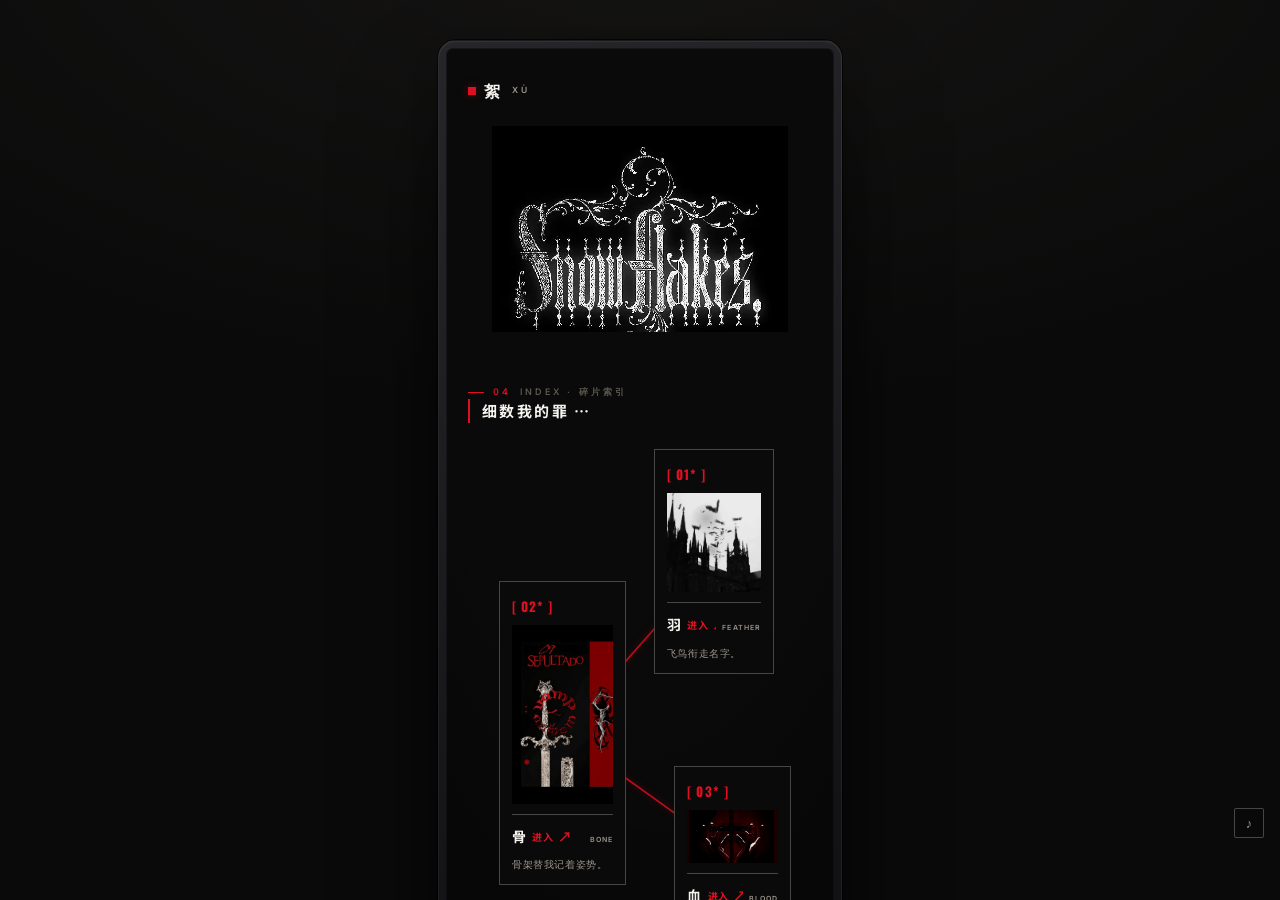
<file: index.html>
<!DOCTYPE html>
<html lang="zh-Hans">
<head>
<meta charset="UTF-8">
<meta name="viewport" content="width=device-width, initial-scale=1.0">
<title>絮 · XÙ — 碎片索引</title>
<link rel="preconnect" href="https://fonts.googleapis.com">
<link rel="preconnect" href="https://fonts.gstatic.com" crossorigin>
<link href="https://fonts.googleapis.com/css2?family=Oswald:wght@500;600;700&family=Inter:wght@400;600;700&family=Noto+Sans+SC:wght@400;700&family=Ma+Shan+Zheng&display=swap" rel="stylesheet">
<link rel="stylesheet" href="css/style.css">
<script>
// 字体异步加载：绝不阻塞渲染与脚本（原@import已移除）
(function(){
  function addFont(){ var l=document.createElement('link'); l.rel='stylesheet';
    l.href='https://fonts.googleapis.com/css2?family=Oswald:wght@500;600;700&family=Inter:wght@400;500;600;700&family=Noto+Sans+SC:wght@400;500;700&family=Noto+Serif+SC:wght@400;600&display=swap';
    document.head.appendChild(l); }
  if(document.readyState === 'loading') document.addEventListener('DOMContentLoaded', addFont);
  else addFont();
})();
</script>
</head>
<body>

<div class="device">
  <span class="notch"></span>
  <span class="speaker"></span>

<main class="poster">

  <!-- TOP BAR -->
  <header class="topbar">
    <a class="brand" href="home.html"><span class="dot"></span>絮<small>XÙ</small></a>
  </header>

  <!-- 装饰刊头 Snowflakes. -->
  <div class="snow" id="snowBox">
    <img id="snowImg" src="assets/snowflakes.jpg" alt="Snowflakes.">
  </div>

  <!-- 细数我的罪 … 羽 骨 血 神（可长按牵引红线串联） -->
  <section class="sins fade d2">
    <div class="kicker"><span class="n">04</span> Index · 碎片索引</div>
    <div class="sins-title">细数我的罪 …</div>

    <div class="traces" id="traces">
      <!-- 红线画在卡片之下（z-index 低于卡片），只从卡片间的缝隙透出，绝不遮挡卡片上层 -->
      <div class="dots" aria-hidden="true">
        <canvas id="thread" width="100" height="100"></canvas>
      </div>

      <!-- 羽 (right, upper) -->
      <div class="trace t1">
        <span class="no">[ 01* ]</span>
        <span class="art"><img src="assets/yu.jpg" alt="羽"></span>
        <span class="label"><span class="cn">羽 <a class="enter" href="crow.html" draggable="false">进入</a><span class="ar">↗</span></span><span class="en">Feather</span></span>
        <span class="note">飞鸟衔走名字。</span>
      </div>

      <!-- 骨 (left, tall) -->
      <div class="trace t2">
        <span class="no">[ 02* ]</span>
        <span class="art"><img src="assets/gu.jpg" alt="骨"></span>
        <span class="label"><span class="cn">骨 <a class="enter" href="bones.html" draggable="false">进入</a><span class="ar">↗</span></span><span class="en">Bone</span></span>
        <span class="note">骨架替我记着姿势。</span>
      </div>

      <!-- 血 (right, lower, indented) -->
      <div class="trace t3">
        <span class="no">[ 03* ]</span>
        <span class="art"><img src="assets/xue.jpg" alt="血"></span>
        <span class="label"><span class="cn">血 <a class="enter" href="church.html" draggable="false">进入</a><span class="ar">↗</span></span><span class="en">Blood</span></span>
        <span class="note">它只流向你的膝。</span>
      </div>

      <!-- 神 (left, lowest) -->
      <div class="trace t4">
        <span class="no">[ 04* ]</span>
        <span class="art"><img src="assets/shen.jpg" alt="神"></span>
        <span class="label"><span class="cn">神 <a class="enter" href="statue.html" draggable="false">进入</a><span class="ar">↗</span></span><span class="en">Deity</span></span>
        <span class="note">石也会流血。</span>
      </div>
    </div>

    <div class="sin-keys"><span>羽</span><span>骨</span><span>血</span><span>神</span></div>
  </section>

  <!-- 伸手的光 + 结尾（由祷念正文切分至模块页底部） -->
  <figure class="sins-fig">
    <img src="assets/hands.jpg" alt="伸向光的手">
  </figure>

  <section class="end fade d3">
    <p>…虐杀我的灵魂…</p>
    <p class="endmark">..End..</p>
    <div class="cross">&#8224;</div>
  </section>

</main>

</div>

<!-- ============ 常驻命运之线：四个碎片依次被红线串联 + 依次掉落出场 ============ -->
<script>
(function(){
  var wrap = document.getElementById('traces');
  var cv   = document.getElementById('thread');
  if(!wrap || !cv) return;
  var cards = Array.prototype.slice.call(wrap.querySelectorAll('.trace')); // 羽 骨 血 神
  var ctx = cv.getContext('2d');
  var dpr = Math.min(window.devicePixelRatio || 1, 2);

  function wrapRect(){ return wrap.getBoundingClientRect(); }
  function size(){
    var r = wrapRect();
    if(!r.width) return;
    cv.width  = Math.round(r.width*dpr);
    cv.height = Math.round(r.height*dpr);
    ctx.setTransform(dpr,0,0,dpr,0,0);
  }
  function center(i){
    var r = cards[i].getBoundingClientRect();
    var w = wrapRect();
    return { x:(r.left+r.right)/2 - w.left, y:(r.top+r.bottom)/2 - w.top };
  }

  // —— 依次掉落出场：四块碎片按 150/450/750/1050ms 依次落下 ——
  var DROPS = [150, 450, 750, 1050];
  cards.forEach(function(el, i){
    el.classList.add('drop');
    el.style.animationDelay = DROPS[i] + 'ms';
    el.addEventListener('animationend', function(){
      el.classList.remove('drop');
      el.style.animation = '';
      el.style.opacity = '1';
    }, {once:true});
  });

  // —— 常驻红线：碎片落地后，命运之线按 01→02→03→04 依次缝连，永久保留 ——
  var born = performance.now();
  function draw(){
    var t = (performance.now() - born)/1000;
    var r = wrapRect();
    if(!r.width) return;
    ctx.clearRect(0, 0, r.width, r.height);
    ctx.lineCap = 'round';
    ctx.strokeStyle = 'rgba(224,16,34,.8)';
    ctx.lineWidth = 1.7;
    ctx.shadowColor = 'rgba(224,16,34,.45)'; ctx.shadowBlur = 7;
    for(var i=0; i<cards.length-1; i++){
      var land = DROPS[i]/1000 + 0.6;               // 第 i 块落定后线才开始缝
      var p = Math.max(0, Math.min(1, (t - land)/0.5));
      if(p <= 0) continue;
      var a = center(i), b = center(i+1);
      var ex = a.x + (b.x-a.x)*p, ey = a.y + (b.y-a.y)*p;
      ctx.beginPath(); ctx.moveTo(a.x, a.y); ctx.lineTo(ex, ey); ctx.stroke();
      ctx.fillStyle = 'rgba(224,16,34,.9)';
      ctx.beginPath(); ctx.arc(ex, ey, 2.6, 0, Math.PI*2); ctx.fill();
    }
    ctx.shadowBlur = 0;
  }
  (function loop(){
    draw();
    var t = (performance.now() - born)/1000;
    if(t < 4.5){ requestAnimationFrame(loop); }      // 出场动画结束后红线已全部缝成
  })();

  window.addEventListener('resize', size);
  requestAnimationFrame(size);
  setTimeout(size, 400);
})();
</script>



<!-- BGM：隐藏视频音轨循环播放（进入页面自动播放，全站延续；首次交互兜底开声；静音状态跨页记忆） -->
<!-- BGM：iframe 壳承载时由 shell 统一播放；独立打开时自播；静音跨页记忆 -->
<!-- BGM：iframe 壳承载时由 shell 统一播放；独立打开时自播；静音跨页记忆 -->
<!-- BGM：iframe 壳承载时由 shell 统一播放；独立打开时自播；静音跨页记忆 -->
<audio id="bgm" src="assets/bgm.mp4" loop preload="auto" playsinline></audio>
<button id="bgmToggle" class="bgm-toggle" type="button" aria-label="背景音乐 开/关" title="背景音乐">♪</button>
<script>
(function(){
  var IN_FRAME = (window.self !== window.top);
  // 顶层直接访问 → 交给 shell 承载（切换页面音乐不断）；?raw 可绕过用于调试
  if(!IN_FRAME){
    var cur = location.pathname.split('/').pop() || 'index.html';
    if(location.search.indexOf('raw') < 0){ location.replace('shell.html?p=' + cur); return; }
  }
  // 站内链接：iframe 内让 shell 切换 iframe；顶层也交给 shell
  document.addEventListener('click', function(e){
    var a = e.target && e.target.closest ? e.target.closest('a') : null;
    if(!a) return;
    var h = a.getAttribute('href') || '';
    if(a.target || /^https?:/.test(h)) return;
    if(/\.html/.test(h)){
      e.preventDefault();
      var target = h.split('#')[0].split('?')[0];
      if(IN_FRAME){ parent.postMessage({type:'xu-nav', href:target}, '*'); }
      else { location.href = 'shell.html?p=' + target; }
    }
  });
  var KEY = 'xu_bgm_off';
  var btn = document.getElementById('bgmToggle');
  // 处于 iframe 内：音频交给 shell，按钮作为静音控制转发给 shell
  if(IN_FRAME){
    var bgm = document.getElementById('bgm'); if(bgm) bgm.remove();
    var on = localStorage.getItem(KEY) !== '1';
    if(btn){ btn.classList.toggle('off', !on);
      btn.addEventListener('click', function(e){ e.stopPropagation(); parent.postMessage({type:'xu-mute'}, '*'); });
    }
    // 首次交互（点/触/击）→ 通知 shell 立即开声（移动端 touchstart 更可靠）
    function fwdGesture(){ parent.postMessage({type:'xu-gesture'}, '*'); }
    document.addEventListener('pointerdown', fwdGesture, {once:true});
    document.addEventListener('touchstart', fwdGesture, {once:true});
    document.addEventListener('click', fwdGesture, {once:true});
    // 接收 shell 的静音状态回传
    window.addEventListener('message', function(e){ var d=e.data||{}; if(d.type==='xu-mute-state' && btn){ btn.classList.toggle('off', !d.on); } });
    return;
  }
  // —— 以下仅在顶层独立打开（?raw）时执行 ——
  var bgm = document.getElementById('bgm');
  if(!bgm) return;
  bgm.volume = 0.5;
  var on = localStorage.getItem(KEY) !== '1';
  function applyBtn(){ if(btn) btn.classList.toggle('off', !on); }
  applyBtn();
  function tryPlay(){ if(on) bgm.play().catch(function(){}); }
  tryPlay();
  window.addEventListener('load', tryPlay);
  function startOnce(){ tryPlay(); window.removeEventListener('pointerdown', startOnce); window.removeEventListener('touchstart', startOnce); window.removeEventListener('keydown', startOnce); }
  window.addEventListener('pointerdown', startOnce);
  window.addEventListener('touchstart', startOnce);
  window.addEventListener('keydown', startOnce);
  if(btn) btn.addEventListener('click', function(e){ e.stopPropagation(); on=!on; localStorage.setItem(KEY, on?'0':'1'); applyBtn(); if(on) tryPlay(); else bgm.pause(); });
})();
</script>





</body>
</html>
</file>
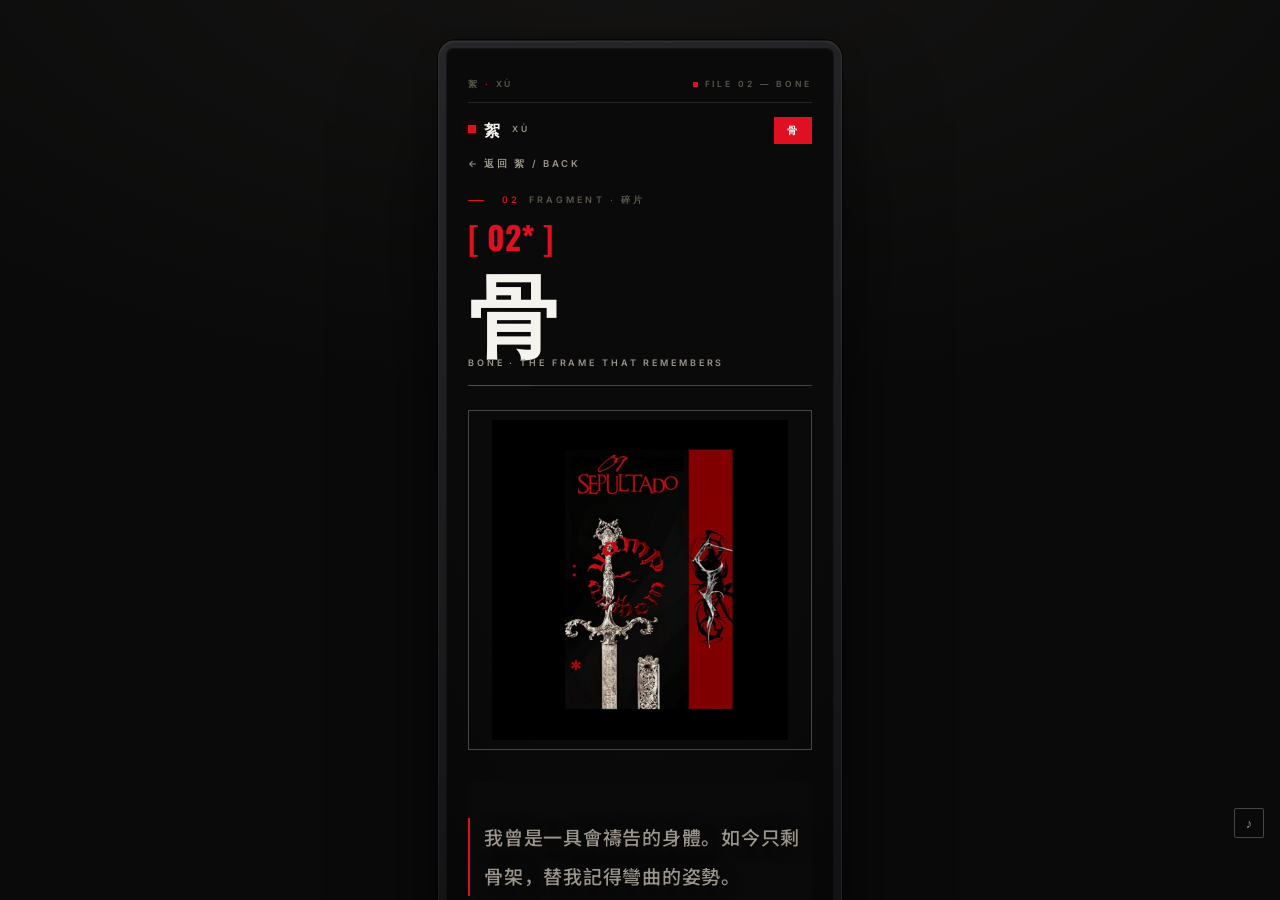
<file: bones.html>
<!DOCTYPE html>
<html lang="zh-Hans">
<head>
<meta charset="UTF-8">
<meta name="viewport" content="width=device-width, initial-scale=1.0">
<title>骨 · BONE — 絮</title>
<link rel="stylesheet" href="css/style.css">
<script>
// 字体异步加载：绝不阻塞渲染与脚本（原@import已移除）
(function(){
  function addFont(){ var l=document.createElement('link'); l.rel='stylesheet';
    l.href='https://fonts.googleapis.com/css2?family=Oswald:wght@500;600;700&family=Inter:wght@400;500;600;700&family=Noto+Sans+SC:wght@400;500;700&family=Noto+Serif+SC:wght@400;600&display=swap';
    document.head.appendChild(l); }
  if(document.readyState === 'loading') document.addEventListener('DOMContentLoaded', addFont);
  else addFont();
})();
</script>
</head>
<body>

<div class="device">
  <span class="notch"></span>
  <span class="speaker"></span>
<main class="poster">

  <!-- TOP MARK BAR -->
  <div class="topmark">
    <span>絮 <span class="x">·</span> XÙ</span>
    <span class="r">FILE 02 — BONE</span>
  </div>

<header class="topbar">
  <a class="mark" href="index.html"><span class="dot"></span>絮<small>XÙ</small></a>
  <nav class="pills"><span class="pill on">骨</span></nav>
</header>

<div class="wrap detail">

  <a class="back" href="index.html">← 返回 絮 / BACK</a>

  <div class="kicker"><span class="n">02</span> Fragment · 碎片</div>
  <div class="head">
    <span class="no">[ 02* ]</span>
    <div>
      <h2>骨</h2>
      <div class="en">Bone · the frame that remembers</div>
    </div>
  </div>

  <div class="stage">    <span class="bigart"><img src="assets/gu.jpg" alt="骨"></span>
  </div>
  <div class="detail-text">
  <div class="bodytext">
    <p class="lead">我曾是一具會禱告的身體。如今只剩骨架，替我記得彎曲的姿勢。</p>
  </div>

  <section class="terms-sec">
    <div class="sec-title">资料 ：</div>
    <a class="doc-link" href="https://www.kdocs.cn/l/crQ1oZ8q6DEe" target="_blank" rel="noopener">
      <span class="lab">话术</span>
      <span class="url">kdocs.cn/l/crQ1oZ8q6DEe</span>
      <span class="ar">&rarr;</span>
    </a>
  </section>

  <div class="bodytext">
    <p>你數過我的肋骨嗎？<span class="em">每一根</span>，都是一句未說完的禱詞，被風乾、被染色、被掛在無人來往的迴廊。</p>
    <p>骨縫之間，仍有紅色的河流。它不流向心臟——心早已被雕刻成標本——它只流向你即將跪下的膝蓋。</p>
  </div>

  <div class="home-cta">
    <a class="cta" href="index.html">
      <span class="k">RETURN TO XÙ</span>
      <span class="t">回到主页</span>
      <span class="ar">&rarr;</span>
    </a>
    <p class="hint">其余碎片封存于主页 — 细数我的罪</p>
  </div>

</div>
</div>

<footer class="foot">
  <span class="copy">絮 · XÙ © 2026</span>
  <nav><a href="index.html">絮</a><a href="terms.html">须知</a></nav>
</footer>

</main>
</div>

<!-- BGM：隐藏视频音轨循环播放（进入页面自动播放，全站延续；首次交互兜底开声；静音状态跨页记忆） -->
<!-- BGM：iframe 壳承载时由 shell 统一播放；独立打开时自播；静音跨页记忆 -->
<!-- BGM：iframe 壳承载时由 shell 统一播放；独立打开时自播；静音跨页记忆 -->
<!-- BGM：iframe 壳承载时由 shell 统一播放；独立打开时自播；静音跨页记忆 -->
<audio id="bgm" src="assets/bgm.mp4" loop preload="auto" playsinline></audio>
<button id="bgmToggle" class="bgm-toggle" type="button" aria-label="背景音乐 开/关" title="背景音乐">♪</button>
<script>
(function(){
  var IN_FRAME = (window.self !== window.top);
  // 顶层直接访问 → 交给 shell 承载（切换页面音乐不断）；?raw 可绕过用于调试
  if(!IN_FRAME){
    var cur = location.pathname.split('/').pop() || 'index.html';
    if(location.search.indexOf('raw') < 0){ location.replace('shell.html?p=' + cur); return; }
  }
  // 站内链接：iframe 内让 shell 切换 iframe；顶层也交给 shell
  document.addEventListener('click', function(e){
    var a = e.target && e.target.closest ? e.target.closest('a') : null;
    if(!a) return;
    var h = a.getAttribute('href') || '';
    if(a.target || /^https?:/.test(h)) return;
    if(/\.html/.test(h)){
      e.preventDefault();
      var target = h.split('#')[0].split('?')[0];
      if(IN_FRAME){ parent.postMessage({type:'xu-nav', href:target}, '*'); }
      else { location.href = 'shell.html?p=' + target; }
    }
  });
  var KEY = 'xu_bgm_off';
  var btn = document.getElementById('bgmToggle');
  // 处于 iframe 内：音频交给 shell，按钮作为静音控制转发给 shell
  if(IN_FRAME){
    var bgm = document.getElementById('bgm'); if(bgm) bgm.remove();
    var on = localStorage.getItem(KEY) !== '1';
    if(btn){ btn.classList.toggle('off', !on);
      btn.addEventListener('click', function(e){ e.stopPropagation(); parent.postMessage({type:'xu-mute'}, '*'); });
    }
    // 首次交互（点/触/击）→ 通知 shell 立即开声（移动端 touchstart 更可靠）
    function fwdGesture(){ parent.postMessage({type:'xu-gesture'}, '*'); }
    document.addEventListener('pointerdown', fwdGesture, {once:true});
    document.addEventListener('touchstart', fwdGesture, {once:true});
    document.addEventListener('click', fwdGesture, {once:true});
    // 接收 shell 的静音状态回传
    window.addEventListener('message', function(e){ var d=e.data||{}; if(d.type==='xu-mute-state' && btn){ btn.classList.toggle('off', !d.on); } });
    return;
  }
  // —— 以下仅在顶层独立打开（?raw）时执行 ——
  var bgm = document.getElementById('bgm');
  if(!bgm) return;
  bgm.volume = 0.5;
  var on = localStorage.getItem(KEY) !== '1';
  function applyBtn(){ if(btn) btn.classList.toggle('off', !on); }
  applyBtn();
  function tryPlay(){ if(on) bgm.play().catch(function(){}); }
  tryPlay();
  window.addEventListener('load', tryPlay);
  function startOnce(){ tryPlay(); window.removeEventListener('pointerdown', startOnce); window.removeEventListener('touchstart', startOnce); window.removeEventListener('keydown', startOnce); }
  window.addEventListener('pointerdown', startOnce);
  window.addEventListener('touchstart', startOnce);
  window.addEventListener('keydown', startOnce);
  if(btn) btn.addEventListener('click', function(e){ e.stopPropagation(); on=!on; localStorage.setItem(KEY, on?'0':'1'); applyBtn(); if(on) tryPlay(); else bgm.pause(); });
})();
</script>




</body>
</html>
</file>
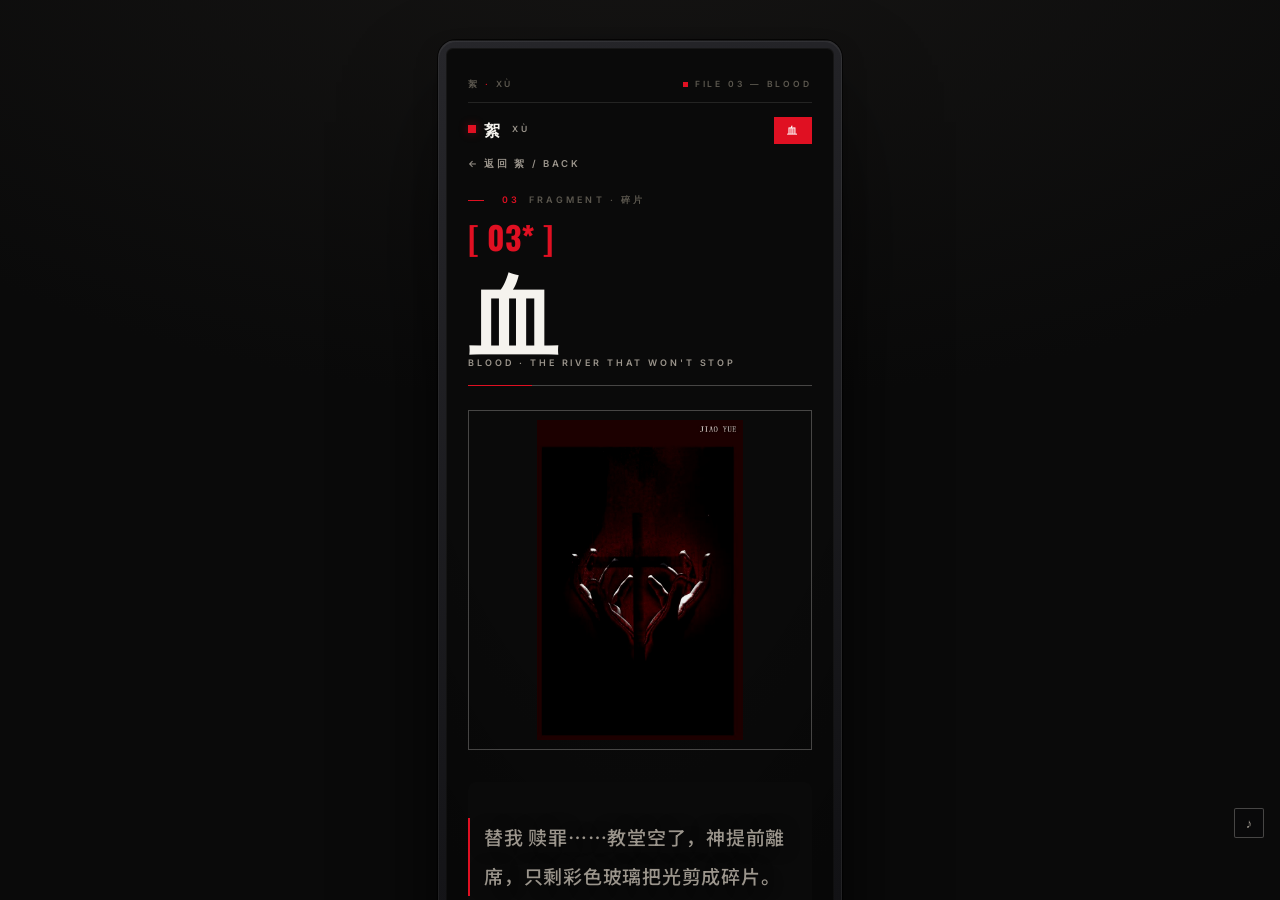
<file: church.html>
<!DOCTYPE html>
<html lang="zh-Hans">
<head>
<meta charset="UTF-8">
<meta name="viewport" content="width=device-width, initial-scale=1.0">
<title>血 · BLOOD — 絮</title>
<link rel="stylesheet" href="css/style.css">
<script>
// 字体异步加载：绝不阻塞渲染与脚本（原@import已移除）
(function(){
  function addFont(){ var l=document.createElement('link'); l.rel='stylesheet';
    l.href='https://fonts.googleapis.com/css2?family=Oswald:wght@500;600;700&family=Inter:wght@400;500;600;700&family=Noto+Sans+SC:wght@400;500;700&family=Noto+Serif+SC:wght@400;600&display=swap';
    document.head.appendChild(l); }
  if(document.readyState === 'loading') document.addEventListener('DOMContentLoaded', addFont);
  else addFont();
})();
</script>
</head>
<body>

<div class="device">
  <span class="notch"></span>
  <span class="speaker"></span>
<main class="poster">

  <!-- TOP MARK BAR -->
  <div class="topmark">
    <span>絮 <span class="x">·</span> XÙ</span>
    <span class="r">FILE 03 — BLOOD</span>
  </div>

<header class="topbar">
  <a class="mark" href="index.html"><span class="dot"></span>絮<small>XÙ</small></a>
  <nav class="pills"><span class="pill on">血</span></nav>
</header>

<div class="wrap detail">

  <a class="back" href="index.html">← 返回 絮 / BACK</a>

  <div class="kicker"><span class="n">03</span> Fragment · 碎片</div>
  <div class="head">
    <span class="no">[ 03* ]</span>
    <div>
      <h2>血</h2>
      <div class="en">Blood · the river that won't stop</div>
    </div>
  </div>

  <div class="stage">    <span class="bigart"><img src="assets/xue.jpg" alt="血"></span>
  </div>
  <div class="detail-text">
  <div class="bodytext">
    <p class="lead">替我 赎罪……教堂空了，神提前離席，只剩彩色玻璃把光剪成碎片。</p>
  </div>

  <section class="terms-sec">
    <div class="sec-title">资料 ：</div>
    <a class="doc-link" href="https://www.kdocs.cn/l/cn5HKVIMt1lI" target="_blank" rel="noopener">
      <span class="lab">板评</span>
      <span class="url">kdocs.cn/l/cn5HKVIMt1lI</span>
      <span class="ar">&rarr;</span>
    </a>
  </section>

  <div class="bodytext">
    <p>血從裂縫滲出，沿著石柱蜿蜒成一句誰也讀不懂的經文。它是我身上唯一還在<span class="em">流動</span>的東西。</p>
    <p>慾望之於我，是為了…… 𝔞𝔱𝔬𝔫𝔢𝔪𝔢𝔫𝔱？為了贖回一顆早已不屬於自己的心臟。</p>
  </div>

  <div class="home-cta">
    <a class="cta" href="index.html">
      <span class="k">RETURN TO XÙ</span>
      <span class="t">回到主页</span>
      <span class="ar">&rarr;</span>
    </a>
    <p class="hint">其余碎片封存于主页 — 细数我的罪</p>
  </div>

</div>
</div>

<footer class="foot">
  <span class="copy">絮 · XÙ © 2026</span>
  <nav><a href="index.html">絮</a><a href="terms.html">须知</a></nav>
</footer>

</main>
</div>

<!-- BGM：隐藏视频音轨循环播放（进入页面自动播放，全站延续；首次交互兜底开声；静音状态跨页记忆） -->
<!-- BGM：iframe 壳承载时由 shell 统一播放；独立打开时自播；静音跨页记忆 -->
<!-- BGM：iframe 壳承载时由 shell 统一播放；独立打开时自播；静音跨页记忆 -->
<!-- BGM：iframe 壳承载时由 shell 统一播放；独立打开时自播；静音跨页记忆 -->
<audio id="bgm" src="assets/bgm.mp4" loop preload="auto" playsinline></audio>
<button id="bgmToggle" class="bgm-toggle" type="button" aria-label="背景音乐 开/关" title="背景音乐">♪</button>
<script>
(function(){
  var IN_FRAME = (window.self !== window.top);
  // 顶层直接访问 → 交给 shell 承载（切换页面音乐不断）；?raw 可绕过用于调试
  if(!IN_FRAME){
    var cur = location.pathname.split('/').pop() || 'index.html';
    if(location.search.indexOf('raw') < 0){ location.replace('shell.html?p=' + cur); return; }
  }
  // 站内链接：iframe 内让 shell 切换 iframe；顶层也交给 shell
  document.addEventListener('click', function(e){
    var a = e.target && e.target.closest ? e.target.closest('a') : null;
    if(!a) return;
    var h = a.getAttribute('href') || '';
    if(a.target || /^https?:/.test(h)) return;
    if(/\.html/.test(h)){
      e.preventDefault();
      var target = h.split('#')[0].split('?')[0];
      if(IN_FRAME){ parent.postMessage({type:'xu-nav', href:target}, '*'); }
      else { location.href = 'shell.html?p=' + target; }
    }
  });
  var KEY = 'xu_bgm_off';
  var btn = document.getElementById('bgmToggle');
  // 处于 iframe 内：音频交给 shell，按钮作为静音控制转发给 shell
  if(IN_FRAME){
    var bgm = document.getElementById('bgm'); if(bgm) bgm.remove();
    var on = localStorage.getItem(KEY) !== '1';
    if(btn){ btn.classList.toggle('off', !on);
      btn.addEventListener('click', function(e){ e.stopPropagation(); parent.postMessage({type:'xu-mute'}, '*'); });
    }
    // 首次交互（点/触/击）→ 通知 shell 立即开声（移动端 touchstart 更可靠）
    function fwdGesture(){ parent.postMessage({type:'xu-gesture'}, '*'); }
    document.addEventListener('pointerdown', fwdGesture, {once:true});
    document.addEventListener('touchstart', fwdGesture, {once:true});
    document.addEventListener('click', fwdGesture, {once:true});
    // 接收 shell 的静音状态回传
    window.addEventListener('message', function(e){ var d=e.data||{}; if(d.type==='xu-mute-state' && btn){ btn.classList.toggle('off', !d.on); } });
    return;
  }
  // —— 以下仅在顶层独立打开（?raw）时执行 ——
  var bgm = document.getElementById('bgm');
  if(!bgm) return;
  bgm.volume = 0.5;
  var on = localStorage.getItem(KEY) !== '1';
  function applyBtn(){ if(btn) btn.classList.toggle('off', !on); }
  applyBtn();
  function tryPlay(){ if(on) bgm.play().catch(function(){}); }
  tryPlay();
  window.addEventListener('load', tryPlay);
  function startOnce(){ tryPlay(); window.removeEventListener('pointerdown', startOnce); window.removeEventListener('touchstart', startOnce); window.removeEventListener('keydown', startOnce); }
  window.addEventListener('pointerdown', startOnce);
  window.addEventListener('touchstart', startOnce);
  window.addEventListener('keydown', startOnce);
  if(btn) btn.addEventListener('click', function(e){ e.stopPropagation(); on=!on; localStorage.setItem(KEY, on?'0':'1'); applyBtn(); if(on) tryPlay(); else bgm.pause(); });
})();
</script>




</body>
</html>
</file>
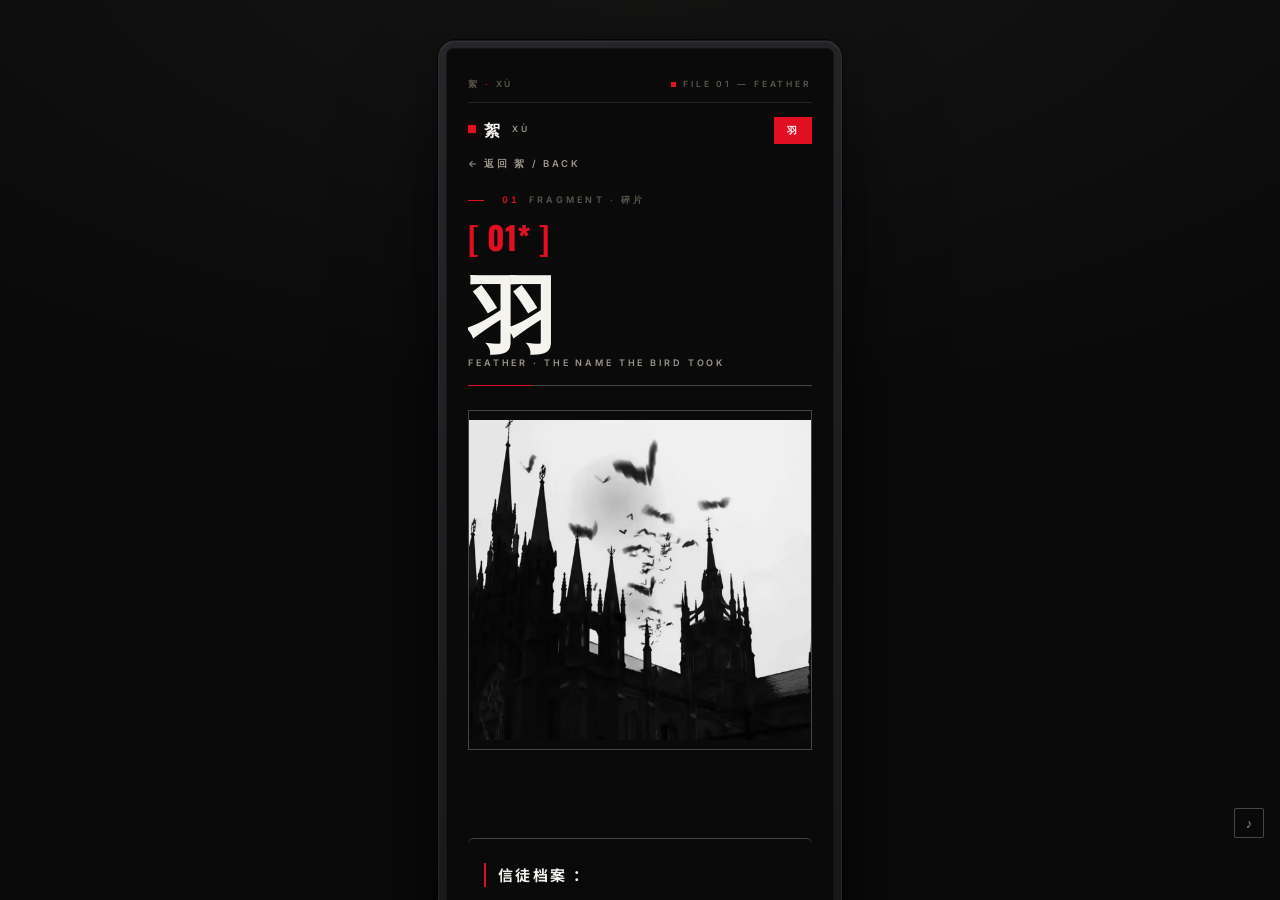
<file: crow.html>
<!DOCTYPE html>
<html lang="zh-Hans">
<head>
<meta charset="UTF-8">
<meta name="viewport" content="width=device-width, initial-scale=1.0">
<title>羽 · FEATHER — 絮</title>
<link rel="stylesheet" href="css/style.css">
<script>
// 字体异步加载：绝不阻塞渲染与脚本（原@import已移除）
(function(){
  function addFont(){ var l=document.createElement('link'); l.rel='stylesheet';
    l.href='https://fonts.googleapis.com/css2?family=Oswald:wght@500;600;700&family=Inter:wght@400;500;600;700&family=Noto+Sans+SC:wght@400;500;700&family=Noto+Serif+SC:wght@400;600&display=swap';
    document.head.appendChild(l); }
  if(document.readyState === 'loading') document.addEventListener('DOMContentLoaded', addFont);
  else addFont();
})();
</script>
</head>
<body>

<div class="device">
  <span class="notch"></span>
  <span class="speaker"></span>
<main class="poster">

  <!-- TOP MARK BAR -->
  <div class="topmark">
    <span>絮 <span class="x">·</span> XÙ</span>
    <span class="r">FILE 01 — FEATHER</span>
  </div>

<header class="topbar">
  <a class="mark" href="index.html"><span class="dot"></span>絮<small>XÙ</small></a>
  <nav class="pills"><span class="pill on">羽</span></nav>
</header>

<div class="wrap detail">

  <a class="back" href="index.html">← 返回 絮 / BACK</a>

  <div class="kicker"><span class="n">01</span> Fragment · 碎片</div>
  <div class="head">
    <span class="no">[ 01* ]</span>
    <div>
      <h2>羽</h2>
      <div class="en">Feather · the name the bird took</div>
    </div>
  </div>

  <div class="stage">    <span class="bigart"><img src="assets/yu.jpg" alt="羽"></span>
  </div>
  <div class="detail-text">
  <!-- 信徒档案 -->
  <section class="profile mini">
    <div class="sec-title">信徒档案 ：</div>
    <div class="name-block">
      <div class="name">絮</div>
      <div class="info">21 女 巨蟹 infp</div>
    </div>
    <div class="tags">
      <div class="tag-row">病虐</div>
      <div class="tag-row">高恋 温病</div>
      <div class="tag-row">高 / 微擦 白骑士</div>
      <div class="tag-row">意识流 伪高温 动描 伪下</div>
    </div>
  </section>

  <!-- 须知（同须知页全文） -->
  <section class="terms-sec">
    <div class="sec-title">须知 ：</div>
    <div class="bodytext terms">

      <div class="term-sec">
        <div class="term-h">前置 · 请提前告知</div>
        <ul class="term-list">
          <li>新手板 ／ 低代入 ／ 话少 ／ 同行 ／ 称呼 ／ 喜雷 —— 请提前告知。</li>
          <li>习惯性回合制，会等您说完再打字。</li>
          <li>请您不要着急打断我，影响自身体验。</li>
          <li>未指定风格单内将随机掉落。</li>
          <li>请相互尊重，我同样拥有退单权利。</li>
        </ul>
      </div>

      <div class="term-sec">
        <div class="term-h">退款 · 按比例结算</div>
        <ul class="term-list">
          <li>一小时前十分钟、半小时前五分钟可退全款，其余按比例结算退款。</li>
          <li>单内习惯截屏可能会挑出满意的部分放入话术，介意请告知。</li>
          <li>如果您要截屏请提前告知。</li>
          <li>单内截图还请不要外泄，自留好不好 TT</li>
        </ul>
      </div>

      <div class="term-sec">
        <div class="term-h">婉拒 · 主动退单</div>
        <ul class="term-list">
          <li>婉拒：刺刀 ｜ 审视 ｜ 恶意点单 ｜ 男板</li>
          <li>婉拒：抽象 ｜ 四处走动 ｜ 提及他人</li>
          <li>以上我会为您主动退单。</li>
          <li>同一人接满三次后将永拒虐单，还请见谅。</li>
        </ul>
      </div>

      <div class="term-sec">
        <div class="term-h">默认 · 不接受客诉</div>
        <ul class="term-list">
          <li>下单默认已读须知并且同意。</li>
          <li>不接受任何暗雷 or 指定非主要风格客诉。</li>
          <li>退款后不接受客诉，请见谅。</li>
        </ul>
      </div>

      <p class="term-end">…仍在倾听…</p>

    </div>
  </section>

  <div class="home-cta">
    <a class="cta" href="index.html">
      <span class="k">RETURN TO XÙ</span>
      <span class="t">回到主页</span>
      <span class="ar">&rarr;</span>
    </a>
    <p class="hint">其余碎片封存于主页 — 细数我的罪</p>
  </div>

</div>
</div>

<footer class="foot">
  <span class="copy">絮 · XÙ © 2026</span>
  <nav><a href="index.html">絮</a><a href="terms.html">须知</a></nav>
</footer>

</main>
</div>

<!-- BGM：隐藏视频音轨循环播放（进入页面自动播放，全站延续；首次交互兜底开声；静音状态跨页记忆） -->
<!-- BGM：iframe 壳承载时由 shell 统一播放；独立打开时自播；静音跨页记忆 -->
<!-- BGM：iframe 壳承载时由 shell 统一播放；独立打开时自播；静音跨页记忆 -->
<!-- BGM：iframe 壳承载时由 shell 统一播放；独立打开时自播；静音跨页记忆 -->
<audio id="bgm" src="assets/bgm.mp4" loop preload="auto" playsinline></audio>
<button id="bgmToggle" class="bgm-toggle" type="button" aria-label="背景音乐 开/关" title="背景音乐">♪</button>
<script>
(function(){
  var IN_FRAME = (window.self !== window.top);
  // 顶层直接访问 → 交给 shell 承载（切换页面音乐不断）；?raw 可绕过用于调试
  if(!IN_FRAME){
    var cur = location.pathname.split('/').pop() || 'index.html';
    if(location.search.indexOf('raw') < 0){ location.replace('shell.html?p=' + cur); return; }
  }
  // 站内链接：iframe 内让 shell 切换 iframe；顶层也交给 shell
  document.addEventListener('click', function(e){
    var a = e.target && e.target.closest ? e.target.closest('a') : null;
    if(!a) return;
    var h = a.getAttribute('href') || '';
    if(a.target || /^https?:/.test(h)) return;
    if(/\.html/.test(h)){
      e.preventDefault();
      var target = h.split('#')[0].split('?')[0];
      if(IN_FRAME){ parent.postMessage({type:'xu-nav', href:target}, '*'); }
      else { location.href = 'shell.html?p=' + target; }
    }
  });
  var KEY = 'xu_bgm_off';
  var btn = document.getElementById('bgmToggle');
  // 处于 iframe 内：音频交给 shell，按钮作为静音控制转发给 shell
  if(IN_FRAME){
    var bgm = document.getElementById('bgm'); if(bgm) bgm.remove();
    var on = localStorage.getItem(KEY) !== '1';
    if(btn){ btn.classList.toggle('off', !on);
      btn.addEventListener('click', function(e){ e.stopPropagation(); parent.postMessage({type:'xu-mute'}, '*'); });
    }
    // 首次交互（点/触/击）→ 通知 shell 立即开声（移动端 touchstart 更可靠）
    function fwdGesture(){ parent.postMessage({type:'xu-gesture'}, '*'); }
    document.addEventListener('pointerdown', fwdGesture, {once:true});
    document.addEventListener('touchstart', fwdGesture, {once:true});
    document.addEventListener('click', fwdGesture, {once:true});
    // 接收 shell 的静音状态回传
    window.addEventListener('message', function(e){ var d=e.data||{}; if(d.type==='xu-mute-state' && btn){ btn.classList.toggle('off', !d.on); } });
    return;
  }
  // —— 以下仅在顶层独立打开（?raw）时执行 ——
  var bgm = document.getElementById('bgm');
  if(!bgm) return;
  bgm.volume = 0.5;
  var on = localStorage.getItem(KEY) !== '1';
  function applyBtn(){ if(btn) btn.classList.toggle('off', !on); }
  applyBtn();
  function tryPlay(){ if(on) bgm.play().catch(function(){}); }
  tryPlay();
  window.addEventListener('load', tryPlay);
  function startOnce(){ tryPlay(); window.removeEventListener('pointerdown', startOnce); window.removeEventListener('touchstart', startOnce); window.removeEventListener('keydown', startOnce); }
  window.addEventListener('pointerdown', startOnce);
  window.addEventListener('touchstart', startOnce);
  window.addEventListener('keydown', startOnce);
  if(btn) btn.addEventListener('click', function(e){ e.stopPropagation(); on=!on; localStorage.setItem(KEY, on?'0':'1'); applyBtn(); if(on) tryPlay(); else bgm.pause(); });
})();
</script>




</body>
</html>
</file>
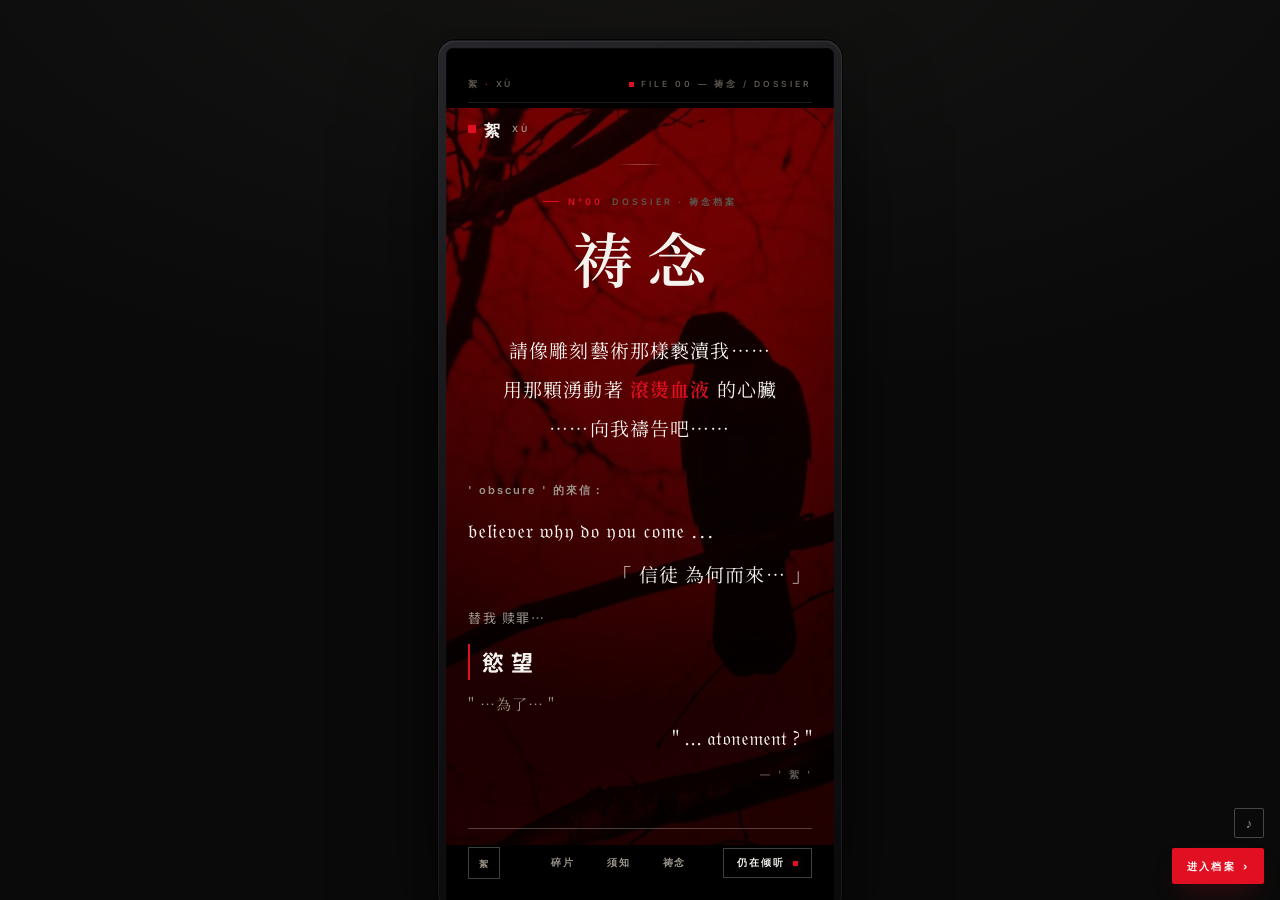
<file: home.html>
<!DOCTYPE html>
<html lang="zh-Hans">
<head>
<meta charset="UTF-8">
<meta name="viewport" content="width=device-width, initial-scale=1.0">
<title>絮 · XÙ — 祷念档案</title>
<link rel="icon" href="data:,">
<link rel="preconnect" href="https://fonts.googleapis.com">
<link rel="preconnect" href="https://fonts.gstatic.com" crossorigin>
<script>
// 字体异步加载：绝不阻塞渲染与脚本（原@import已移除）
(function(){
  function addFont(){ var l=document.createElement('link'); l.rel='stylesheet';
    l.href='https://fonts.googleapis.com/css2?family=Oswald:wght@500;600;700&family=Inter:wght@400;500;600;700&family=Noto+Sans+SC:wght@400;500;700&family=Noto+Serif+SC:wght@400;600&display=swap';
    document.head.appendChild(l); }
  if(document.readyState === 'loading') document.addEventListener('DOMContentLoaded', addFont);
  else addFont();
})();
</script>
<link rel="stylesheet" href="css/style.css?v=2">
<style>
/* 祷念档案页 · 底图：红色乌鸦 */
.poster{background:#000 url('assets/daonian.jpg') no-repeat right -9px center / auto 86%;}
.poster::before{background:
  radial-gradient(125% 85% at 50% -8%, transparent 40%, rgba(0,0,0,.72) 100%),
  linear-gradient(rgba(0,0,0,.42), rgba(0,0,0,.42));}
</style>
</head>
<body>
<!-- ============ 开场动画：canvas 实时渲染的文字心（两次脉搏） ============ -->
<div class="intro" id="intro" aria-hidden="true">
  <canvas id="introCv" class="intro-canvas"></canvas>
  <button class="skip" id="skip" type="button">跳过 ›</button>
</div>

<!-- BGM：隐藏视频音轨循环播放（首次用户交互后开声） -->
<!-- BGM：iframe 壳承载时由 shell 统一播放；独立打开时自播；静音跨页记忆 -->
<!-- BGM：iframe 壳承载时由 shell 统一播放；独立打开时自播；静音跨页记忆 -->
<!-- BGM：iframe 壳承载时由 shell 统一播放；独立打开时自播；静音跨页记忆 -->
<audio id="bgm" src="assets/bgm.mp4" loop preload="auto" playsinline></audio>
<button id="bgmToggle" class="bgm-toggle" type="button" aria-label="背景音乐 开/关" title="背景音乐">♪</button>
<script>
(function(){
  var IN_FRAME = (window.self !== window.top);
  // 顶层直接访问 → 交给 shell 承载（切换页面音乐不断）；?raw 可绕过用于调试
  if(!IN_FRAME){
    var cur = location.pathname.split('/').pop() || 'index.html';
    if(location.search.indexOf('raw') < 0){ location.replace('shell.html?p=' + cur); return; }
  }
  // 站内链接：iframe 内让 shell 切换 iframe；顶层也交给 shell
  document.addEventListener('click', function(e){
    var a = e.target && e.target.closest ? e.target.closest('a') : null;
    if(!a) return;
    var h = a.getAttribute('href') || '';
    if(a.target || /^https?:/.test(h)) return;
    if(/\.html/.test(h)){
      e.preventDefault();
      var target = h.split('#')[0].split('?')[0];
      if(IN_FRAME){ parent.postMessage({type:'xu-nav', href:target}, '*'); }
      else { location.href = 'shell.html?p=' + target; }
    }
  });
  var KEY = 'xu_bgm_off';
  var btn = document.getElementById('bgmToggle');
  // 处于 iframe 内：音频交给 shell，按钮作为静音控制转发给 shell
  if(IN_FRAME){
    var bgm = document.getElementById('bgm'); if(bgm) bgm.remove();
    var on = localStorage.getItem(KEY) !== '1';
    if(btn){ btn.classList.toggle('off', !on);
      btn.addEventListener('click', function(e){ e.stopPropagation(); parent.postMessage({type:'xu-mute'}, '*'); });
    }
    // 首次交互（点/触/击）→ 通知 shell 立即开声（移动端 touchstart 更可靠）
    function fwdGesture(){ parent.postMessage({type:'xu-gesture'}, '*'); }
    document.addEventListener('pointerdown', fwdGesture, {once:true});
    document.addEventListener('touchstart', fwdGesture, {once:true});
    document.addEventListener('click', fwdGesture, {once:true});
    // 接收 shell 的静音状态回传
    window.addEventListener('message', function(e){ var d=e.data||{}; if(d.type==='xu-mute-state' && btn){ btn.classList.toggle('off', !d.on); } });
    return;
  }
  // —— 以下仅在顶层独立打开（?raw）时执行 ——
  var bgm = document.getElementById('bgm');
  if(!bgm) return;
  bgm.volume = 0.5;
  var on = localStorage.getItem(KEY) !== '1';
  function applyBtn(){ if(btn) btn.classList.toggle('off', !on); }
  applyBtn();
  function tryPlay(){ if(on) bgm.play().catch(function(){}); }
  tryPlay();
  window.addEventListener('load', tryPlay);
  function startOnce(){ tryPlay(); window.removeEventListener('pointerdown', startOnce); window.removeEventListener('touchstart', startOnce); window.removeEventListener('keydown', startOnce); }
  window.addEventListener('pointerdown', startOnce);
  window.addEventListener('touchstart', startOnce);
  window.addEventListener('keydown', startOnce);
  if(btn) btn.addEventListener('click', function(e){ e.stopPropagation(); on=!on; localStorage.setItem(KEY, on?'0':'1'); applyBtn(); if(on) tryPlay(); else bgm.pause(); });
})();
</script>






<div class="device">
  <span class="notch"></span>
  <span class="speaker"></span>

<main class="poster">

  <!-- TOP MARK BAR -->
  <div class="topmark">
    <span>絮 <span class="x">·</span> XÙ</span>
    <span class="r">FILE 00 — 祷念 / DOSSIER</span>
  </div>

  <!-- TOP BAR -->
  <header class="topbar">
    <a class="brand" href="index.html"><span class="dot"></span>絮<small>XÙ</small></a>
  </header>

  <!-- DOC TITLE -->
  <section class="doc fade d1">
    <div class="kicker"><span class="n">N°00</span> Dossier · 祷念档案</div>
    <h1 class="doc-title">祷念</h1>
  </section>

  <!-- OPENER / 引言 -->
  <section class="opener fade d1">
    <p>請像雕刻藝術那樣褻瀆我……</p>
    <p>用那顆湧動著 <span class="em">滾燙血液</span> 的心臟</p>
    <p>……向我禱告吧……</p>
  </section>

  <!-- ' obscure ' 的來信 -->
  <section class="letter fade d2">
    <div class="from">' obscure ' 的來信：</div>

    <blockquote class="frax">𝔟𝔢𝔩𝔦𝔢𝔳𝔢𝔯 𝔴𝔥𝔶 𝔡𝔬 𝔶𝔬𝔲 𝔠𝔬𝔪𝔢 ...</blockquote>
    <div class="cn-quote">「 信徒 為何而來… 」</div>

    <div class="atonement">替我 赎罪…</div>

    <div class="desire">慾望</div>
    <div class="for">" …為了… "</div>
    <div class="frax atonement-q">" ... 𝔞𝔱𝔬𝔫𝔢𝔪𝔢𝔫𝔱 ? "</div>

    <div class="sign">— ' 絮 '</div>
  </section>

  <!-- FOOTER -->
  <footer class="foot">
    <a class="home-btn" href="index.html">絮</a>
    <nav class="nav">
      <a href="index.html">碎片</a>
      <a href="terms.html">须知</a>
      <a href="statue.html">祷念</a>
    </nav>
    <span class="listen">仍在倾听 <span class="b"></span></span>
  </footer>


  <!-- 右下角：进入「碎片索引」模块页（乌鸦过渡动画已移除） -->
  <a class="enter-btn" href="index.html">进入档案 <span class="ar">›</span></a>
</main>

</div>


<!-- 开场动画引擎：canvas 渲染布局JSON；文字心脏 + 两次脉搏跳动 -->
<script>var LAYOUT={"W":580,"H":710,"words":[[277,43,13,230,"存在",1.77,2.21],[365,43,11,224,"名字",3.31,2.15],[275,58,17,229,"神",4.98,1.48],[362,58,13,174,"神",4.07,2.33],[377,58,11,250,"膝",0.12,1.39],[145,73,13,179,"禱告",1.17,1.24],[173,73,10,185,"羽",1.31,2.36],[275,73,10,175,"倾听",3.52,1.87],[350,73,11,228,"神",2.57,1.64],[141,88,10,180,"经文",4.51,2.39],[163,88,10,230,"名字",3.76,1.83],[185,88,10,183,"神",4.21,1.95],[209,88,12,199,"神",1.54,1.4],[223,88,11,207,"心臟",4.29,2.01],[318,88,13,180,"羽",6.04,1.91],[333,88,13,191,"名字",5.88,1.5],[361,88,13,221,"须知",0.36,1.55],[143,103,12,164,"等你",2.63,1.4],[169,103,18,229,"血",4.68,1.77],[189,103,13,163,"虚构",5.98,2.28],[217,103,12,214,"慾望",3.04,2.28],[316,103,11,163,"骨",3.73,1.97],[342,103,13,192,"陪伴",4.29,2.1],[174,118,10,217,"心臟",4.94,1.29],[196,118,11,209,"温度",5.92,1.68],[220,118,11,183,"回应",1.16,1.65],[292,118,10,224,"温度",5.49,2.13],[314,118,13,219,"絮",5.43,1.68],[329,118,11,192,"姿势",6.05,1.93],[353,118,13,179,"羽",1.94,2.28],[368,118,13,233,"罪",0.62,1.92],[129,133,12,226,"石",1.95,2.04],[143,133,11,168,"温度",3.87,1.59],[167,133,13,232,"替我赎罪",6.24,1.33],[221,133,11,218,"罪",3.9,1.22],[278,133,10,188,"禱告",0.16,1.99],[300,133,21,251,"祷念",2.54,1.71],[344,133,13,201,"禱告",3.06,1.96],[372,133,10,221,"信徒",1.09,1.65],[131,148,13,193,"碎片",1.54,2.3],[159,148,13,227,"回应",6.05,2.39],[187,148,18,234,"血",5.5,2.06],[207,148,11,223,"血",3.89,1.65],[268,148,11,193,"褻瀆",0.51,1.23],[292,148,11,224,"姿势",1.26,1.92],[316,148,11,210,"禱告",2.93,1.72],[340,148,11,209,"骨",3.9,1.32],[353,148,10,204,"碎片",5.09,2.32],[375,148,10,224,"絮",3.64,1.68],[137,163,12,219,"细数我的罪",2.33,1.2],[199,163,11,223,"经文",0.31,1.43],[261,163,11,188,"温度",3.61,2.19],[285,163,10,234,"须知",0.46,1.72],[332,163,13,220,"罪",4.27,2.01],[347,163,11,208,"血",4.02,1.21],[200,178,10,183,"等你",3.21,2.01],[256,178,13,193,"细数我的罪",1.02,1.9],[407,178,11,206,"情念",1.25,1.43],[431,178,10,201,"情念",5.2,1.46],[246,193,21,242,"血",3.98,1.97],[290,193,10,195,"须知",4.27,1.46],[371,193,10,199,"飞鸟",2.45,2.33],[393,193,12,161,"档案",5.73,1.41],[419,193,13,180,"絮",1.15,2.37],[434,193,11,188,"情念",6.27,1.87],[458,193,12,170,"石",1.51,1.92],[224,208,12,233,"等你",0.82,1.23],[250,208,11,186,"石",0.67,2.31],[395,208,13,223,"情念",4.72,1.98],[423,208,11,188,"名字",3.0,1.25],[474,208,10,203,"碎片",3.68,2.16],[496,208,11,180,"石",2.37,1.67],[220,223,21,251,"祷念",6.27,1.44],[344,223,14,220,"存在",4.23,1.23],[374,223,13,202,"慾望",2.9,1.67],[402,223,10,192,"回应",4.72,1.65],[424,223,11,175,"膝",5.62,1.91],[442,223,10,199,"姿势",1.56,1.36],[475,223,12,173,"膝",4.29,1.55],[224,238,10,202,"碎片",5.79,1.83],[414,238,19,226,"赎罪",1.65,2.19],[454,238,17,248,"飞鸟",1.46,2.05],[490,238,11,215,"虚构",0.13,2.34],[225,253,11,230,"虚构",2.87,1.82],[367,253,12,231,"仍在倾听",5.64,2.21],[417,253,10,204,"飞鸟",3.08,1.4],[439,253,12,198,"神",1.35,1.26],[178,268,11,229,"心臟",5.32,1.47],[307,268,10,186,"倾听",4.4,1.45],[358,268,18,244,"慾望",3.57,1.49],[396,268,10,211,"档案",1.9,1.58],[157,283,13,234,"飞鸟",3.03,1.25],[185,283,12,220,"倾听",4.52,1.84],[304,283,11,232,"名字",4.12,1.67],[356,283,10,196,"祷念",3.67,1.78],[378,283,11,199,"血",2.45,1.52],[443,283,11,166,"膝",2.35,2.24],[456,283,10,220,"血液",1.37,2.26],[124,298,13,198,"祷念",3.82,1.72],[152,298,13,224,"絮",1.26,1.24],[167,298,11,232,"倾听",1.45,1.98],[276,298,11,207,"骨",3.02,1.59],[289,298,11,196,"姿势",4.27,2.13],[343,298,10,191,"信徒",4.52,1.56],[365,298,11,210,"絮",3.93,1.53],[385,298,11,175,"档案",5.48,2.27],[426,298,13,225,"碎片",1.33,1.4],[454,298,11,176,"罪",2.43,1.36],[114,313,10,201,"祷念",0.7,1.81],[160,313,10,195,"石",2.19,2.04],[172,313,12,219,"飞鸟",3.93,1.58],[290,313,12,177,"姿势",3.33,1.98],[316,313,11,171,"骨",4.99,1.39],[370,313,11,204,"祷念",4.35,1.81],[394,313,18,235,"絮",3.6,1.87],[414,313,12,181,"姿势",3.81,1.44],[446,313,13,216,"存在",1.59,1.46],[74,328,11,165,"羽",1.88,1.47],[173,328,13,218,"膝",4.47,2.32],[214,328,14,218,"存在",6.17,2.26],[244,328,11,181,"经文",3.45,1.34],[279,328,10,199,"石",3.27,2.07],[291,328,11,227,"陪伴",2.56,2.38],[377,328,13,222,"档案",4.71,1.42],[405,328,11,198,"倾听",0.43,2.29],[444,328,11,210,"温度",1.64,1.62],[468,328,11,228,"罪",0.32,1.29],[187,343,13,211,"仍在倾听",2.97,1.82],[241,343,11,195,"倾听",1.22,1.89],[71,358,13,228,"陪伴",2.64,1.48],[99,358,12,186,"姿势",4.22,2.37],[171,358,11,172,"飞鸟",5.93,1.42],[195,358,13,228,"名字",1.7,1.8],[223,358,11,230,"膝",0.73,1.55],[236,358,11,161,"碎片",3.21,1.87],[296,358,13,193,"等你",3.88,1.42],[439,358,11,206,"膝",4.53,2.0],[452,358,11,167,"血",4.22,1.5],[465,358,13,225,"罪",0.36,2.01],[75,373,11,173,"羽",2.1,2.16],[88,373,12,210,"祷念档案",3.74,2.07],[164,373,11,181,"经文",6.03,1.65],[188,373,10,181,"档案",0.92,2.32],[210,373,13,181,"虚构",2.54,2.36],[238,373,11,225,"等你",5.21,1.32],[262,373,10,208,"祷念",5.03,1.6],[307,373,13,166,"膝",4.72,2.37],[322,373,11,205,"骨",3.24,1.31],[434,373,13,212,"须知",4.12,2.18],[462,373,11,212,"羽",4.05,1.26],[83,388,12,190,"血液",2.97,1.53],[109,388,11,215,"情念",2.39,1.61],[163,388,12,217,"血",0.16,1.96],[177,388,10,223,"信徒",5.95,1.76],[199,388,12,209,"情念",1.43,1.51],[225,388,11,229,"慾望",4.71,1.29],[249,388,13,222,"禱告",0.67,1.82],[277,388,13,223,"信徒",1.2,2.16],[305,388,11,200,"虚构",4.59,1.26],[356,388,10,234,"血",5.75,2.25],[368,388,11,222,"祷念",5.01,1.71],[392,388,19,225,"骨",0.12,2.27],[442,388,13,170,"血液",3.65,1.52],[91,403,12,200,"祷念",1.93,2.06],[117,403,11,226,"祷念",5.2,1.81],[175,403,14,204,"祷念档案",4.96,2.37],[233,403,10,227,"血液",2.18,1.77],[255,403,10,222,"骨",6.09,2.09],[267,403,12,187,"温度",0.0,2.16],[293,403,13,234,"虚构",1.03,1.84],[321,403,10,178,"骨",1.13,2.2],[352,403,11,204,"名字",5.79,1.96],[448,403,12,196,"慾望",2.63,2.35],[93,418,12,186,"禱告",5.45,1.92],[119,418,12,230,"姿势",0.21,2.14],[188,418,13,188,"骨",4.06,1.58],[203,418,14,228,"向我祷告吧",0.3,1.24],[288,418,13,218,"名字",5.32,1.39],[350,418,10,203,"罪",3.02,2.33],[362,418,12,193,"情念",2.68,1.35],[447,418,11,199,"骨",2.96,2.01],[92,433,13,205,"心臟",4.36,1.78],[120,433,11,191,"罪",4.53,1.79],[133,433,11,169,"禱告",2.22,1.38],[168,433,12,230,"陪伴",5.69,2.24],[194,433,10,185,"神",2.38,1.89],[206,433,10,201,"罪",2.35,2.01],[218,433,10,182,"回应",4.13,1.2],[240,433,11,169,"赎罪",0.2,1.49],[337,433,13,162,"信徒",3.57,2.14],[365,433,10,177,"情念",3.03,1.72],[443,433,10,167,"慾望",3.55,1.97],[93,448,10,198,"虚构",1.11,1.63],[115,448,12,231,"血液",3.39,1.71],[141,448,11,188,"祷念",0.81,2.28],[186,448,10,197,"须知",4.06,2.16],[208,448,10,164,"血液",1.96,1.78],[230,448,10,207,"飞鸟",0.06,2.39],[252,448,10,178,"情念",5.09,1.62],[274,448,11,204,"赎罪",0.38,1.37],[338,448,11,228,"档案",2.8,1.34],[362,448,11,178,"陪伴",0.23,2.16],[435,448,11,213,"虚构",1.74,2.22],[95,463,11,221,"神",1.78,2.21],[108,463,13,228,"石也会流血",2.61,1.98],[192,463,12,184,"温度",2.45,1.66],[218,463,11,171,"心臟",5.99,1.73],[242,463,10,232,"须知",5.99,2.17],[264,463,12,186,"赎罪",1.22,1.97],[342,463,11,231,"回应",2.12,1.25],[366,463,11,227,"罪",3.84,2.31],[429,463,13,176,"褻瀆",2.74,2.39],[99,478,13,185,"罪",2.78,1.36],[114,478,12,198,"石也会流血",0.94,1.56],[212,478,10,191,"倾听",2.58,2.19],[234,478,11,205,"褻瀆",2.86,2.31],[258,478,13,182,"倾听",0.75,1.25],[350,478,21,252,"絮",5.77,1.21],[373,478,11,194,"血",2.08,1.85],[395,478,11,229,"骨",2.0,1.67],[422,478,10,213,"褻瀆",2.93,1.32],[105,493,13,196,"须知",2.52,1.3],[133,493,12,194,"向我祷告吧",0.21,2.06],[224,493,12,211,"陪伴",5.07,1.69],[250,493,11,179,"膝",5.49,1.94],[263,493,10,191,"温度",3.13,1.49],[285,493,10,213,"祷念",1.4,1.65],[325,493,19,241,"慾望",4.27,2.16],[418,493,10,229,"羽",0.95,2.31],[430,493,11,195,"信徒",3.77,1.26],[111,508,11,174,"骨",1.42,2.1],[124,508,12,198,"石",4.14,1.83],[138,508,12,227,"替我赎罪",5.04,1.54],[204,508,11,226,"陪伴",2.26,2.17],[233,508,12,194,"经文",3.79,1.61],[259,508,13,165,"温度",5.6,2.11],[327,508,11,195,"经文",2.1,1.39],[351,508,10,171,"档案",5.76,2.31],[412,508,10,183,"档案",0.54,2.19],[117,523,13,233,"回应",5.17,1.7],[145,523,10,192,"档案",3.33,1.31],[167,523,11,204,"禱告",5.89,2.13],[191,523,10,183,"档案",0.34,1.43],[213,523,10,174,"褻瀆",1.58,1.52],[248,523,10,182,"褻瀆",2.93,2.37],[270,523,10,196,"温度",2.56,2.32],[327,523,20,245,"赎罪",0.38,1.98],[369,523,10,196,"慾望",0.46,1.27],[409,523,13,180,"赎罪",1.26,1.67],[126,538,11,201,"陪伴",3.37,2.39],[150,538,10,167,"骨",0.4,2.25],[162,538,19,239,"神",3.45,2.25],[183,538,11,161,"倾听",2.79,2.07],[207,538,12,224,"心臟",5.73,1.58],[329,538,10,166,"等你",5.16,1.47],[351,538,11,198,"石",0.38,1.87],[364,538,13,170,"骨",5.91,1.3],[401,538,11,201,"血液",2.02,1.9],[135,553,10,207,"絮",3.75,1.61],[147,553,13,216,"膝",5.45,2.09],[162,553,12,233,"碎片",0.19,2.08],[188,553,14,197,"存在",6.25,1.42],[218,553,11,216,"档案",5.81,1.63],[242,553,13,193,"禱告",2.4,1.36],[309,553,11,205,"经文",3.75,1.31],[333,553,13,217,"膝",2.14,1.47],[348,553,11,169,"回应",1.98,1.28],[372,553,11,185,"羽",2.75,2.04],[400,553,11,230,"信徒",0.17,1.44],[146,568,11,186,"心臟",2.65,1.67],[170,568,10,189,"禱告",3.48,1.32],[192,568,12,195,"情念",3.71,1.44],[218,568,11,235,"血液",2.8,2.29],[242,568,11,201,"须知",4.78,1.69],[313,568,11,221,"骨",2.89,2.22],[326,568,12,185,"赎罪",2.7,1.83],[352,568,10,190,"血液",4.14,2.2],[392,568,12,193,"倾听",5.04,1.77],[154,583,17,227,"赎罪",5.81,2.17],[190,583,13,232,"倾听",3.4,1.72],[218,583,10,200,"骨",4.23,1.86],[230,583,14,219,"替我赎罪",4.64,1.83],[288,583,11,235,"罪",2.1,1.33],[373,583,12,203,"飞鸟",1.05,2.09],[157,598,14,229,"滚烫血液",3.01,2.05],[215,598,14,202,"飞鸟衔走名字",1.96,1.32],[301,598,12,167,"神",6.25,2.35],[315,598,13,194,"名字",0.89,1.86],[343,598,10,183,"名字",3.49,2.39],[365,598,11,194,"须知",4.43,1.54],[170,613,12,188,"罪",5.85,1.81],[184,613,13,201,"经文替你记着",4.64,1.96],[264,613,11,182,"慾望",4.47,1.34],[288,613,14,217,"仍在倾听",3.6,2.24],[346,613,10,206,"罪",0.53,1.89],[358,613,11,194,"絮",1.81,1.99],[192,628,14,216,"骨架替我记着姿势",1.42,1.97],[306,628,12,202,"羽",0.94,1.77],[320,628,10,210,"经文",6.1,2.03],[342,628,13,185,"赎罪",4.81,2.23],[206,643,10,195,"赎罪",3.67,1.83],[228,643,12,205,"信徒",4.48,1.91],[254,643,10,173,"絮",5.6,1.53],[266,643,12,203,"细数我的罪",3.16,2.18],[328,643,10,228,"虚构",5.2,1.91],[220,658,13,207,"存在",5.19,1.43],[248,658,11,176,"飞鸟",1.73,1.64],[272,658,12,206,"倾听",5.26,2.03],[298,658,10,196,"罪",5.42,2.3],[310,658,11,169,"须知",2.13,2.14],[236,673,13,234,"档案",0.57,1.69],[264,673,13,231,"血液",2.7,1.37],[292,673,10,233,"祷念",5.7,1.46],[264,688,11,231,"祷念",0.72,1.97]],"nodes":[{"x":300,"y":133,"word":"祷念"},{"x":419,"y":193,"word":"絮"},{"x":343,"y":298,"word":"信徒"},{"x":194,"y":433,"word":"神"},{"x":373,"y":478,"word":"血"},{"x":373,"y":583,"word":"飞鸟"},{"x":342,"y":628,"word":"赎罪"},{"x":218,"y":583,"word":"骨"}],"anchors":[[330.59999999999997,-24],[304,139],[423,199],[347,304],[198,439],[377,484],[377,589],[346,634],[222,589],[232.0,653.2]]};</script>
<script>
(function(){
  var intro = document.getElementById('intro');
  if(!intro) return;
  var KEY = 'xu_intro_v6';
  var force = /[?&]intro\b/.test(location.search);
  if(!force && sessionStorage.getItem(KEY)){ intro.parentNode.removeChild(intro); return; }

  var skip = document.getElementById('skip');
  var done = false, started = performance.now();
  function persist(){ try{ sessionStorage.setItem(KEY,'1'); }catch(e){} }
  function finish(){
    if(done) return; done = true;
    intro.classList.add('gone');
    setTimeout(function(){ if(intro.parentNode) intro.parentNode.removeChild(intro); }, 950);
  }
  if(skip) skip.addEventListener('click', function(){ persist(); finish(); });
  setTimeout(finish, 30000); // 兜底

  var cv = document.getElementById('introCv');
  if(!cv || !cv.getContext){ finish(); return; }
  var ctx = cv.getContext('2d');
  var RED = 'rgba(225,35,45,';

  Promise.resolve(LAYOUT).then(function(L){
    var W = L.W, H = L.H, words = L.words, nodes = L.nodes, anchors = L.anchors;
    var nodeSet = {}; nodes.forEach(function(n){ nodeSet[n.x + ',' + n.y] = true; });


    // ---- 尺寸 ----
    var scale=1, dpr=1;
    function resize(){
      dpr = window.devicePixelRatio||1;
      scale = Math.min(window.innerWidth/W, window.innerHeight/H);
      cv.width = Math.round(W*scale*dpr); cv.height = Math.round(H*scale*dpr);
      cv.style.width = (W*scale)+'px'; cv.style.height = (H*scale)+'px';
      cv.style.left = '50%'; cv.style.top = '50%';
      cv.style.transform = 'translate(-50%,-50%)';
    }
    window.addEventListener('resize', resize); resize();

    // ---- 消散状态：两次脉搏结束后自动消散 ----
    var SCAT = Infinity;

    var fontCache = {};
    function font(sz){
      var k = sz;
      if(!fontCache[k]) fontCache[k] = sz+'px "Noto Sans SC","Noto Sans CJK SC",sans-serif';
      return fontCache[k];
    }

    function frame(now){
      var t = (now-started)/1000;
      if(SCAT === Infinity && t > 7.8){ SCAT = t; }        // 两次脉搏（3.6s/5.4s 各一次）结束后消散
      if(SCAT !== Infinity && t >= SCAT + 1.6){ finish(); return; }
      ctx.setTransform(scale*dpr,0,0,scale*dpr,0,0);
      ctx.textBaseline = 'top';
      ctx.fillStyle = '#000'; ctx.fillRect(0,0,W,H);

      // 脉搏：整颗文字心脏像心跳一样跳两次（咚-咚 节奏）
      ctx.save();
      function beatAmt(tb){
        var P=1.5, u=(t-tb)/P;
        if(u<0||u>=1) return 0;
        var lub=(u>0.05&&u<0.28)? Math.sin((u-0.05)/0.23*Math.PI):0;
        var dub=(u>0.36&&u<0.62)? Math.sin((u-0.36)/0.26*Math.PI):0;
        return 0.045*lub+0.06*dub;
      }
      var hb = beatAmt(3.6) + beatAmt(5.4);   // 第 3.6s 与 5.4s 各跳一次
      var sc = 1 + hb;
      ctx.translate(W/2, H/2); ctx.scale(sc, sc); ctx.translate(-W/2, -H/2);
      var gAll = Math.min(1, t/0.5);                 // 整体淡入
      var scat = SCAT === Infinity ? 0 : Math.max(0, Math.min(1, (t-SCAT)/1.1)); // 快速消隐

      // 文字
      for(var i=0;i<words.length;i++){
        var w = words[i];
        var a = w[3]/255 * (0.72 + 0.28*Math.sin(w[6]*t + w[5]));
        var dx = 0, dy = 0;
        if(scat > 0){
          dy = -scat*scat * 14;                 // 轻微上浮
          a *= Math.max(0, 1 - scat);           // 慢慢消隐
        }
        ctx.globalAlpha = Math.max(0, Math.min(1, a*gAll));
        ctx.fillStyle = nodeSet[w[0]+','+w[1]] ? '#ff5560' : '#fff';
        ctx.font = font(nodeSet[w[0]+','+w[1]] ? Math.min(Math.max(Math.round(w[2]*1.5),20),26) : w[2]);
        ctx.fillText(w[4], w[0]+dx, w[1]+dy);
      }
      ctx.globalAlpha = 1;

      ctx.restore();   // 结束脉搏缩放（每帧配对 save/restore）

      requestAnimationFrame(frame);
    }
    requestAnimationFrame(frame);
  }).catch(function(){ finish(); });
})();
</script>

</body>
</html>
</file>
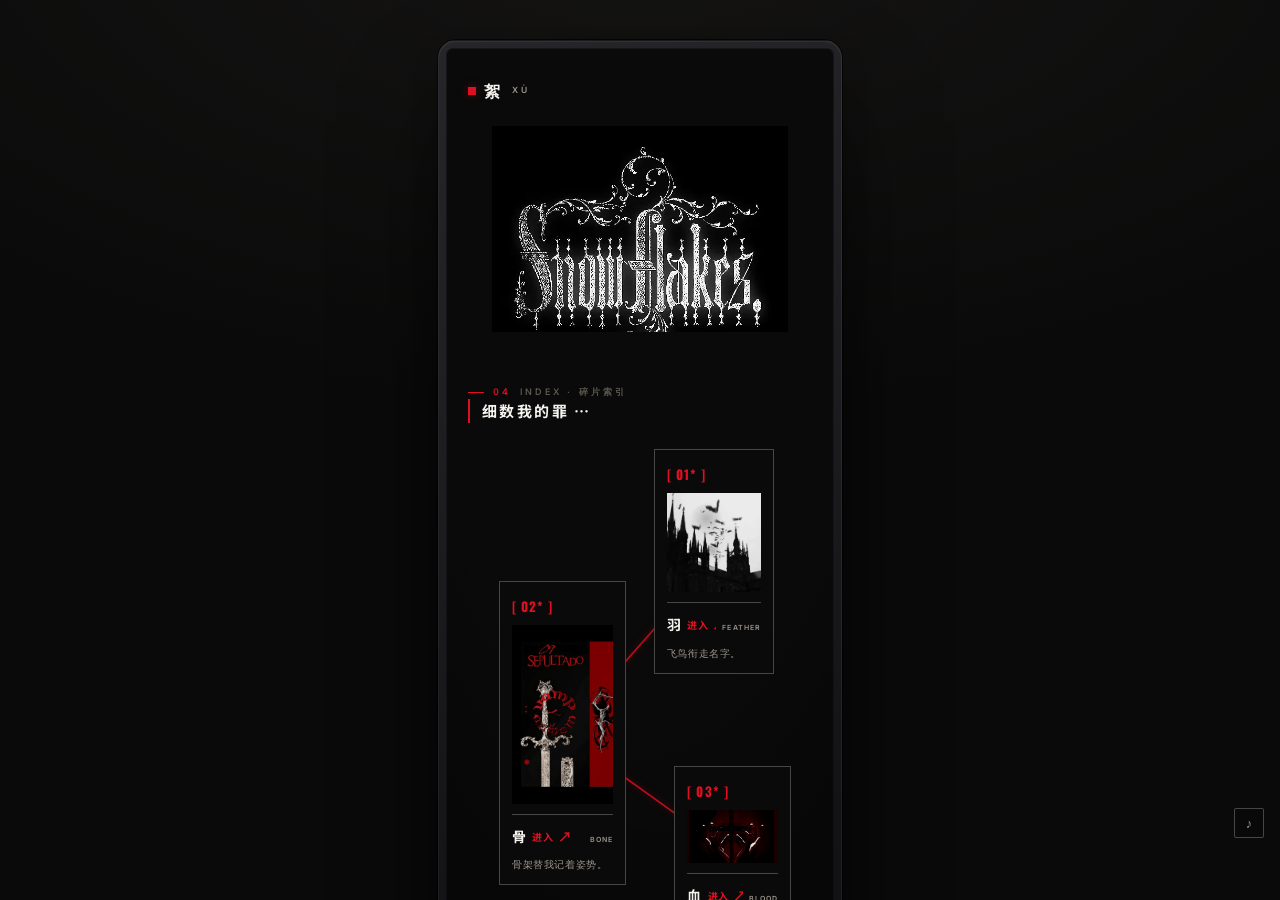
<file: shell.html>
<!DOCTYPE html>
<html lang="zh-CN">
<head>
<meta charset="utf-8">
<meta name="viewport" content="width=device-width,initial-scale=1,viewport-fit=cover">
<title>絮 · 祷念</title>
<link rel="stylesheet" href="css/style.css">
<style>
  html,body{margin:0;height:100%;background:#000;overflow:hidden;}
  #stage{position:fixed;inset:0;width:100%;height:100%;border:0;background:#000;display:block;z-index:1;}
</style>
</head>
<body>
<!-- 持久播放层：主 document 不随站内导航重载，音乐不断 -->
<!-- 静音按钮放在 iframe 内的内容页里（避免被全屏 iframe 遮挡），通过 postMessage 控制下方音频 -->
<audio id="bgm" src="assets/bgm.mp4" loop preload="auto" playsinline></audio>
<iframe id="stage" src=""></iframe>
<script>
(function(){
  var bgm = document.getElementById('bgm');
  var btn = document.getElementById('bgmToggle');
  var stage = document.getElementById('stage');
  var KEY = 'xu_bgm_off';
  var on = localStorage.getItem(KEY) !== '1';
  bgm.volume = 0.5;
  function applyBtn(){ if(btn) btn.classList.toggle('off', !on); }  // 按钮在 iframe 内，shell 无自身按钮时安全跳过
  applyBtn();
  // 带声起播；若被浏览器自动播放策略拦截 → 先静音起播（浏览器允许），待首次手势再开声
  function startWithSound(){
    if(!on) return;
    var p = bgm.play();
    if(p && p.catch){
      p.catch(function(){
        bgm.muted = true;
        bgm.play().catch(function(){});
      });
    }
  }
  function unmuteOnGesture(){                      // 首次手势：解除静音并起播（处于手势上下文，必成功）
    if(!on) return;
    if(bgm.muted) bgm.muted = false;
    bgm.play().catch(function(){});
  }
  startWithSound();                                // 进入即尝试起播
  window.addEventListener('load', startWithSound);
  bgm.addEventListener('loadeddata', startWithSound);
  bgm.addEventListener('canplay', startWithSound);
  // shell 顶层兜底：首次手势立即开声（iframe 内由 xu-gesture 转发）
  function firstGesture(){ unmuteOnGesture(); }
  window.addEventListener('pointerdown', firstGesture, {once:true});
  window.addEventListener('touchstart', firstGesture, {once:true});
  window.addEventListener('keydown', firstGesture, {once:true});
  if(btn) btn.addEventListener('click', function(e){
    e.stopPropagation();
    on = !on;
    localStorage.setItem(KEY, on ? '0' : '1');
    applyBtn();
    if(on) unmuteOnGesture(); else bgm.pause();
  });
  // 初始页面：?p=xxx，默认 index.html（仅允许本站相对路径）
  var p = new URLSearchParams(location.search).get('p');
  if(!p || /^https?:/.test(p) || p.charAt(0) === '/' || p.indexOf('..') >= 0){ p = 'index.html'; }
  stage.src = p;
  // 接收 iframe 内发来的导航 / 交互 / 静音信号
  window.addEventListener('message', function(e){
    var d = e.data || {};
    if(d.type === 'xu-nav'){
      if(/\.html/.test(d.href) && d.href.charAt(0) !== '/' && !/^https?:/.test(d.href)){
        stage.src = d.href;
        history.replaceState(null, '', '?p=' + d.href);
      }
    } else if(d.type === 'xu-gesture'){
      unmuteOnGesture();                           // iframe 内首次交互 → 立即开声
    } else if(d.type === 'xu-mute'){
      on = !on;
      localStorage.setItem(KEY, on ? '0' : '1');
      if(on) unmuteOnGesture(); else bgm.pause();
      if(stage.contentWindow) stage.contentWindow.postMessage({type:'xu-mute-state', on:on}, '*'); // 回传状态给按钮
    }
  });
})();
</script>
</body>
</html>
</file>
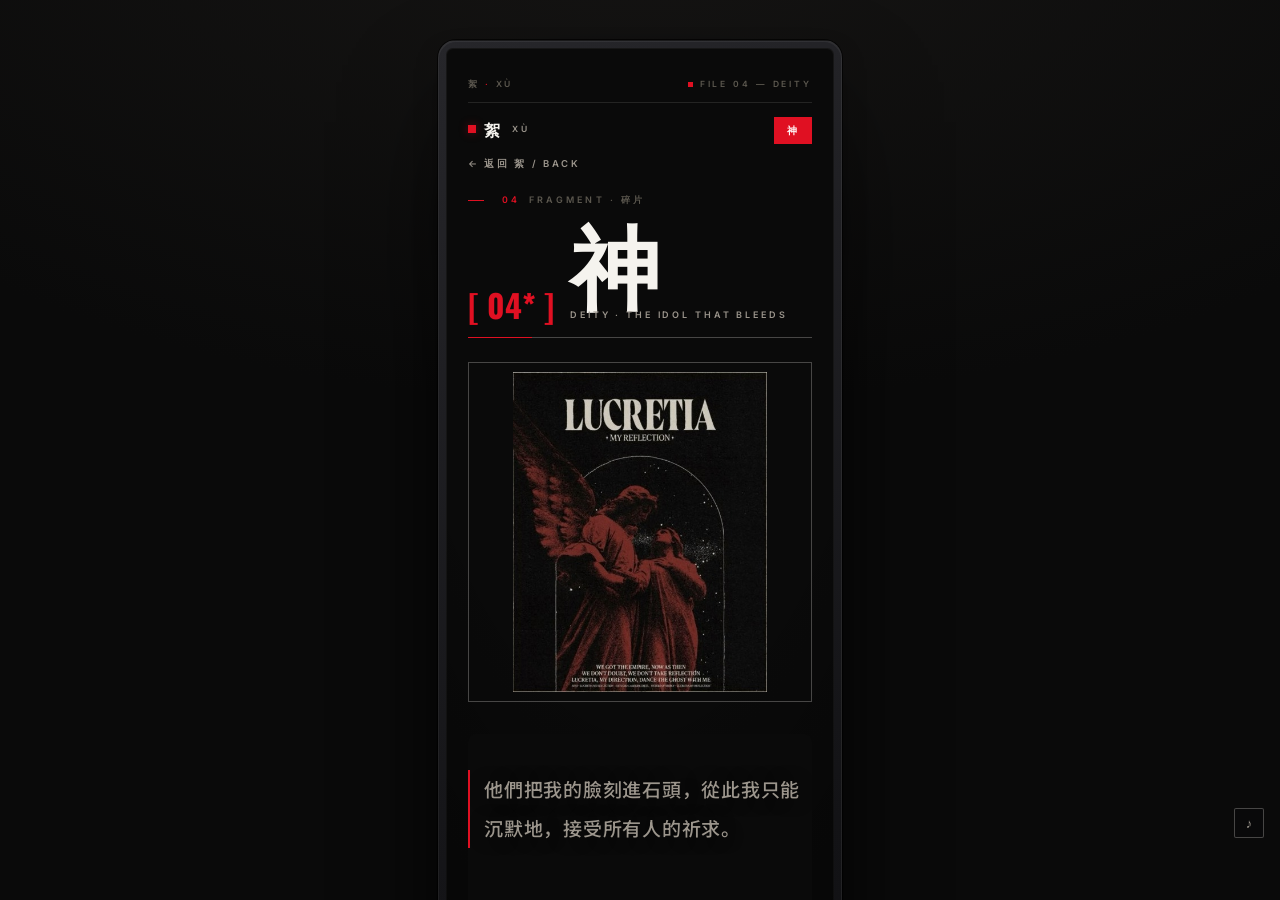
<file: statue.html>
<!DOCTYPE html>
<html lang="zh-Hans">
<head>
<meta charset="UTF-8">
<meta name="viewport" content="width=device-width, initial-scale=1.0">
<title>神 · DEITY — 絮</title>
<link rel="stylesheet" href="css/style.css?v=2">
<script>
// 字体异步加载：绝不阻塞渲染与脚本（原@import已移除）
(function(){
  function addFont(){ var l=document.createElement('link'); l.rel='stylesheet';
    l.href='https://fonts.googleapis.com/css2?family=Oswald:wght@500;600;700&family=Inter:wght@400;500;600;700&family=Noto+Sans+SC:wght@400;500;700&family=Noto+Serif+SC:wght@400;600&display=swap';
    document.head.appendChild(l); }
  if(document.readyState === 'loading') document.addEventListener('DOMContentLoaded', addFont);
  else addFont();
})();
</script>
</head>
<body>

<div class="device">
  <span class="notch"></span>
  <span class="speaker"></span>
<main class="poster">

  <!-- TOP MARK BAR -->
  <div class="topmark">
    <span>絮 <span class="x">·</span> XÙ</span>
    <span class="r">FILE 04 — DEITY</span>
  </div>

<header class="topbar">
  <a class="mark" href="index.html"><span class="dot"></span>絮<small>XÙ</small></a>
  <nav class="pills"><span class="pill on">神</span></nav>
</header>

<div class="wrap detail">

  <a class="back" href="index.html">← 返回 絮 / BACK</a>

  <div class="kicker"><span class="n">04</span> Fragment · 碎片</div>
  <div class="head">
    <span class="no">[ 04* ]</span>
    <div>
      <h2>神</h2>
      <div class="en">Deity · the idol that bleeds</div>
    </div>
  </div>

  <div class="stage">    <span class="bigart"><img src="assets/shen.jpg" alt="神"></span>
  </div>
  <div class="detail-text">
  <div class="bodytext">
    <p class="lead">他們把我的臉刻進石頭，從此我只能沉默地，接受所有人的祈求。</p>
  </div>

  <section class="terms-sec">
    <div class="sec-title">资料 ：</div>
    <a class="doc-link" href="https://www.kdocs.cn/l/co7eWNxfn6j0" target="_blank" rel="noopener">
      <span class="lab">卡面</span>
      <span class="url">kdocs.cn/l/co7eWNxfn6j0</span>
      <span class="ar">&rarr;</span>
    </a>
  </section>

  <div class="bodytext">
    <p>可石頭也會<span class="em">流血</span>——如果你肯相信。每一道裂痕，都是一次沒被聽見的回應。</p>
    <p>請像雕刻藝術那樣褻瀆我——不要溫柔，不要恭敬。用你湧動著滾燙血液的手，掐住這冰冷的輪廓，證明我還能被觸碰。</p>
  </div>

  <div class="home-cta">
    <a class="cta" href="index.html">
      <span class="k">RETURN TO XÙ</span>
      <span class="t">回到主页</span>
      <span class="ar">&rarr;</span>
    </a>
    <p class="hint">其余碎片封存于主页 — 细数我的罪</p>
  </div>

</div>
</div>

<footer class="foot">
  <span class="copy">絮 · XÙ © 2026</span>
  <nav><a href="index.html">絮</a><a href="terms.html">须知</a></nav>
</footer>

</main>
</div>

<!-- BGM：隐藏视频音轨循环播放（进入页面自动播放，全站延续；首次交互兜底开声；静音状态跨页记忆） -->
<!-- BGM：iframe 壳承载时由 shell 统一播放；独立打开时自播；静音跨页记忆 -->
<!-- BGM：iframe 壳承载时由 shell 统一播放；独立打开时自播；静音跨页记忆 -->
<!-- BGM：iframe 壳承载时由 shell 统一播放；独立打开时自播；静音跨页记忆 -->
<audio id="bgm" src="assets/bgm.mp4" loop preload="auto" playsinline></audio>
<button id="bgmToggle" class="bgm-toggle" type="button" aria-label="背景音乐 开/关" title="背景音乐">♪</button>
<script>
(function(){
  var IN_FRAME = (window.self !== window.top);
  // 顶层直接访问 → 交给 shell 承载（切换页面音乐不断）；?raw 可绕过用于调试
  if(!IN_FRAME){
    var cur = location.pathname.split('/').pop() || 'index.html';
    if(location.search.indexOf('raw') < 0){ location.replace('shell.html?p=' + cur); return; }
  }
  // 站内链接：iframe 内让 shell 切换 iframe；顶层也交给 shell
  document.addEventListener('click', function(e){
    var a = e.target && e.target.closest ? e.target.closest('a') : null;
    if(!a) return;
    var h = a.getAttribute('href') || '';
    if(a.target || /^https?:/.test(h)) return;
    if(/\.html/.test(h)){
      e.preventDefault();
      var target = h.split('#')[0].split('?')[0];
      if(IN_FRAME){ parent.postMessage({type:'xu-nav', href:target}, '*'); }
      else { location.href = 'shell.html?p=' + target; }
    }
  });
  var KEY = 'xu_bgm_off';
  var btn = document.getElementById('bgmToggle');
  // 处于 iframe 内：音频交给 shell，按钮作为静音控制转发给 shell
  if(IN_FRAME){
    var bgm = document.getElementById('bgm'); if(bgm) bgm.remove();
    var on = localStorage.getItem(KEY) !== '1';
    if(btn){ btn.classList.toggle('off', !on);
      btn.addEventListener('click', function(e){ e.stopPropagation(); parent.postMessage({type:'xu-mute'}, '*'); });
    }
    // 首次交互（点/触/击）→ 通知 shell 立即开声（移动端 touchstart 更可靠）
    function fwdGesture(){ parent.postMessage({type:'xu-gesture'}, '*'); }
    document.addEventListener('pointerdown', fwdGesture, {once:true});
    document.addEventListener('touchstart', fwdGesture, {once:true});
    document.addEventListener('click', fwdGesture, {once:true});
    // 接收 shell 的静音状态回传
    window.addEventListener('message', function(e){ var d=e.data||{}; if(d.type==='xu-mute-state' && btn){ btn.classList.toggle('off', !d.on); } });
    return;
  }
  // —— 以下仅在顶层独立打开（?raw）时执行 ——
  var bgm = document.getElementById('bgm');
  if(!bgm) return;
  bgm.volume = 0.5;
  var on = localStorage.getItem(KEY) !== '1';
  function applyBtn(){ if(btn) btn.classList.toggle('off', !on); }
  applyBtn();
  function tryPlay(){ if(on) bgm.play().catch(function(){}); }
  tryPlay();
  window.addEventListener('load', tryPlay);
  function startOnce(){ tryPlay(); window.removeEventListener('pointerdown', startOnce); window.removeEventListener('touchstart', startOnce); window.removeEventListener('keydown', startOnce); }
  window.addEventListener('pointerdown', startOnce);
  window.addEventListener('touchstart', startOnce);
  window.addEventListener('keydown', startOnce);
  if(btn) btn.addEventListener('click', function(e){ e.stopPropagation(); on=!on; localStorage.setItem(KEY, on?'0':'1'); applyBtn(); if(on) tryPlay(); else bgm.pause(); });
})();
</script>




</body>
</html>
</file>
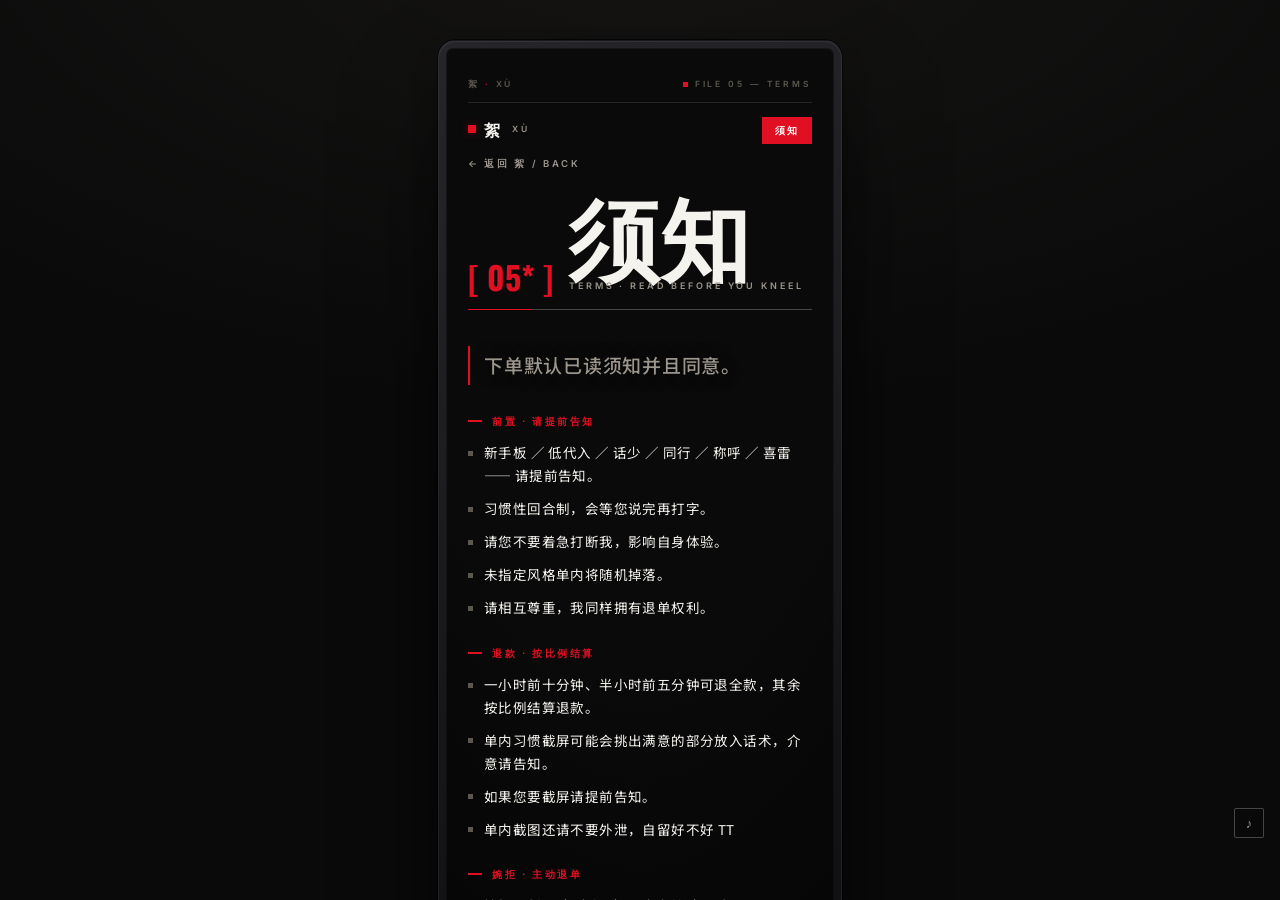
<file: terms.html>
<!DOCTYPE html>
<html lang="zh-Hans">
<head>
<meta charset="UTF-8">
<meta name="viewport" content="width=device-width, initial-scale=1.0">
<title>须知 · TERMS — 絮</title>
<link rel="stylesheet" href="css/style.css">
<script>
// 字体异步加载：绝不阻塞渲染与脚本（原@import已移除）
(function(){
  function addFont(){ var l=document.createElement('link'); l.rel='stylesheet';
    l.href='https://fonts.googleapis.com/css2?family=Oswald:wght@500;600;700&family=Inter:wght@400;500;600;700&family=Noto+Sans+SC:wght@400;500;700&family=Noto+Serif+SC:wght@400;600&display=swap';
    document.head.appendChild(l); }
  if(document.readyState === 'loading') document.addEventListener('DOMContentLoaded', addFont);
  else addFont();
})();
</script>
</head>
<body>

<div class="device">
  <span class="notch"></span>
  <span class="speaker"></span>
<main class="poster">

  <!-- TOP MARK BAR -->
  <div class="topmark">
    <span>絮 <span class="x">·</span> XÙ</span>
    <span class="r">FILE 05 — TERMS</span>
  </div>

<header class="topbar">
  <a class="mark" href="index.html"><span class="dot"></span>絮<small>XÙ</small></a>
  <nav class="pills"><span class="pill on">须知</span></nav>
</header>

<div class="wrap detail">

  <a class="back" href="index.html">← 返回 絮 / BACK</a>

  <div class="head">
    <span class="no">[ 05* ]</span>
    <div>
      <h2>须知</h2>
      <div class="en">Terms · read before you kneel</div>
    </div>
  </div>

  <div class="bodytext terms">

    <p class="lead">下单默认已读须知并且同意。</p>

    <div class="term-sec">
      <div class="term-h">前置 · 请提前告知</div>
      <ul class="term-list">
        <li>新手板 ／ 低代入 ／ 话少 ／ 同行 ／ 称呼 ／ 喜雷 —— 请提前告知。</li>
        <li>习惯性回合制，会等您说完再打字。</li>
        <li>请您不要着急打断我，影响自身体验。</li>
        <li>未指定风格单内将随机掉落。</li>
        <li>请相互尊重，我同样拥有退单权利。</li>
      </ul>
    </div>

    <div class="term-sec">
      <div class="term-h">退款 · 按比例结算</div>
      <ul class="term-list">
        <li>一小时前十分钟、半小时前五分钟可退全款，其余按比例结算退款。</li>
        <li>单内习惯截屏可能会挑出满意的部分放入话术，介意请告知。</li>
        <li>如果您要截屏请提前告知。</li>
        <li>单内截图还请不要外泄，自留好不好 TT</li>
      </ul>
    </div>

    <div class="term-sec">
      <div class="term-h">婉拒 · 主动退单</div>
      <ul class="term-list">
        <li>婉拒：刺刀 ｜ 审视 ｜ 恶意点单 ｜ 男板</li>
        <li>婉拒：抽象 ｜ 四处走动 ｜ 提及他人</li>
        <li>以上我会为您主动退单。</li>
        <li>同一人接满三次后将永拒虐单，还请见谅。</li>
      </ul>
    </div>

    <div class="term-sec">
      <div class="term-h">默认 · 不接受客诉</div>
      <ul class="term-list">
        <li>下单默认已读须知并且同意。</li>
        <li>不接受任何暗雷 or 指定非主要风格客诉。</li>
        <li>退款后不接受客诉，请见谅。</li>
      </ul>
    </div>

    <p class="term-end">…仍在倾听…</p>

  </div>

  <div class="home-cta">
    <a class="cta" href="index.html">
      <span class="k">RETURN TO XÙ</span>
      <span class="t">回到主页</span>
      <span class="ar">&rarr;</span>
    </a>
    <p class="hint">跪下之前，先读完以上条款</p>
  </div>

</div>

<footer class="foot">
  <span class="copy">絮 · XÙ © 2026</span>
  <nav><a href="index.html">絮</a><a href="index.html">祷念</a></nav>
</footer>

</main>
</div>

<!-- BGM：隐藏视频音轨循环播放（进入页面自动播放，全站延续；首次交互兜底开声；静音状态跨页记忆） -->
<!-- BGM：iframe 壳承载时由 shell 统一播放；独立打开时自播；静音跨页记忆 -->
<!-- BGM：iframe 壳承载时由 shell 统一播放；独立打开时自播；静音跨页记忆 -->
<!-- BGM：iframe 壳承载时由 shell 统一播放；独立打开时自播；静音跨页记忆 -->
<audio id="bgm" src="assets/bgm.mp4" loop preload="auto" playsinline></audio>
<button id="bgmToggle" class="bgm-toggle" type="button" aria-label="背景音乐 开/关" title="背景音乐">♪</button>
<script>
(function(){
  var IN_FRAME = (window.self !== window.top);
  // 顶层直接访问 → 交给 shell 承载（切换页面音乐不断）；?raw 可绕过用于调试
  if(!IN_FRAME){
    var cur = location.pathname.split('/').pop() || 'index.html';
    if(location.search.indexOf('raw') < 0){ location.replace('shell.html?p=' + cur); return; }
  }
  // 站内链接：iframe 内让 shell 切换 iframe；顶层也交给 shell
  document.addEventListener('click', function(e){
    var a = e.target && e.target.closest ? e.target.closest('a') : null;
    if(!a) return;
    var h = a.getAttribute('href') || '';
    if(a.target || /^https?:/.test(h)) return;
    if(/\.html/.test(h)){
      e.preventDefault();
      var target = h.split('#')[0].split('?')[0];
      if(IN_FRAME){ parent.postMessage({type:'xu-nav', href:target}, '*'); }
      else { location.href = 'shell.html?p=' + target; }
    }
  });
  var KEY = 'xu_bgm_off';
  var btn = document.getElementById('bgmToggle');
  // 处于 iframe 内：音频交给 shell，按钮作为静音控制转发给 shell
  if(IN_FRAME){
    var bgm = document.getElementById('bgm'); if(bgm) bgm.remove();
    var on = localStorage.getItem(KEY) !== '1';
    if(btn){ btn.classList.toggle('off', !on);
      btn.addEventListener('click', function(e){ e.stopPropagation(); parent.postMessage({type:'xu-mute'}, '*'); });
    }
    // 首次交互（点/触/击）→ 通知 shell 立即开声（移动端 touchstart 更可靠）
    function fwdGesture(){ parent.postMessage({type:'xu-gesture'}, '*'); }
    document.addEventListener('pointerdown', fwdGesture, {once:true});
    document.addEventListener('touchstart', fwdGesture, {once:true});
    document.addEventListener('click', fwdGesture, {once:true});
    // 接收 shell 的静音状态回传
    window.addEventListener('message', function(e){ var d=e.data||{}; if(d.type==='xu-mute-state' && btn){ btn.classList.toggle('off', !d.on); } });
    return;
  }
  // —— 以下仅在顶层独立打开（?raw）时执行 ——
  var bgm = document.getElementById('bgm');
  if(!bgm) return;
  bgm.volume = 0.5;
  var on = localStorage.getItem(KEY) !== '1';
  function applyBtn(){ if(btn) btn.classList.toggle('off', !on); }
  applyBtn();
  function tryPlay(){ if(on) bgm.play().catch(function(){}); }
  tryPlay();
  window.addEventListener('load', tryPlay);
  function startOnce(){ tryPlay(); window.removeEventListener('pointerdown', startOnce); window.removeEventListener('touchstart', startOnce); window.removeEventListener('keydown', startOnce); }
  window.addEventListener('pointerdown', startOnce);
  window.addEventListener('touchstart', startOnce);
  window.addEventListener('keydown', startOnce);
  if(btn) btn.addEventListener('click', function(e){ e.stopPropagation(); on=!on; localStorage.setItem(KEY, on?'0':'1'); applyBtn(); if(on) tryPlay(); else bgm.pause(); });
})();
</script>




</body>
</html>
</file>
<file: css/style.css>
/* ============================================================
   絮 · XÙ  —  黑红白 · 硬朗简约 · 精修版
   BLACK / RED / WHITE — HARD & MINIMAL, refined
   ============================================================ */

:root{
  --paper:#0a0a0a;
  --paper-2:#131313;
  --ink:#f5f3ee;
  --ink-dim:#9b958c;
  --ink-faint:#5c584f;
  --red:#e01022;
  --red-deep:#9c0a18;
  --red-glow:rgba(224,16,34,.35);
  --line:rgba(245,243,238,.26);
  --line-soft:rgba(245,243,238,.11);
  --tick:rgba(245,243,238,.44);

  --display:'Oswald','Archivo','PingFang SC','Microsoft YaHei',sans-serif;
  --sans:'Inter','Helvetica Neue',Arial,sans-serif;
  --cn:'Noto Sans SC','PingFang SC','Microsoft YaHei',sans-serif;
  --serif:'Noto Serif SC','Songti SC','Noto Sans SC',serif;
  --ease:cubic-bezier(.22,.61,.36,1);
}

*{margin:0;padding:0;box-sizing:border-box;}
html{scroll-behavior:smooth;background:#0a0a0a;}
body{
  background:
    radial-gradient(140% 100% at 50% -10%, #161514 0%, #0a0a0a 55%) fixed;
  color:var(--ink);
  font-family:var(--cn);
  line-height:1.6;
  -webkit-font-smoothing:antialiased;
  text-rendering:optimizeLegibility;
  padding:40px 16px 64px;
  display:flex;justify-content:center;align-items:flex-start;
  min-height:100vh;
}
a{color:inherit;text-decoration:none;}
::selection{background:var(--red);color:#fff;}

/* ---------------- PHONE DEVICE — premium dark frame ---------------- */
.device{
  width:100%;max-width:404px;
  background:linear-gradient(160deg,#26262a 0%,#131316 52%,#0a0a0c 100%);
  border:1px solid rgba(245,243,238,.06);
  border-radius:18px;
  padding:7px;
  box-shadow:
    0 1px 0 rgba(255,255,255,.06) inset,
    0 0 0 1px rgba(0,0,0,.7),
    0 52px 120px -30px rgba(0,0,0,.95),
    0 12px 34px -16px rgba(0,0,0,.7);
  position:relative;
}
.notch,.speaker{display:none;}

/* the screen */
.poster{
  background:var(--paper);
  border-radius:7px;
  overflow:hidden;
  padding:30px 22px 26px;
  position:relative;
  box-shadow:0 0 0 1px rgba(245,243,238,.05) inset;
  isolation:isolate;
}
/* vignette for premium depth (no SVG) */
.poster::before{
  content:"";position:absolute;inset:0;z-index:0;pointer-events:none;
  background:radial-gradient(125% 85% at 50% -8%, transparent 56%, rgba(0,0,0,.6) 100%);
}

/* ---------------- top mark bar ---------------- */
.topmark{
  position:relative;z-index:3;display:flex;align-items:center;justify-content:space-between;
  font-family:var(--sans);font-size:8.5px;font-weight:600;letter-spacing:.34em;
  text-transform:uppercase;color:var(--ink-faint);
  padding-bottom:10px;margin-bottom:14px;border-bottom:1px solid var(--line-soft);
}
.topmark .x{color:var(--red);}
.topmark .r{display:inline-flex;align-items:center;gap:7px;}
.topmark .r::before{content:"";width:5px;height:5px;background:var(--red);}

/* ---------------- top bar ---------------- */
.topbar{
  position:relative;z-index:3;display:flex;align-items:flex-start;justify-content:space-between;gap:14px;
}
.brand{
  font-family:var(--display);font-weight:700;font-size:16px;letter-spacing:.28em;
  text-transform:uppercase;display:flex;align-items:center;gap:.5em;
}
.brand .dot{width:8px;height:8px;background:var(--red);display:inline-block;box-shadow:0 0 10px var(--red-glow);}
.brand small{font-family:var(--sans);font-size:8.5px;letter-spacing:.32em;color:var(--ink-dim);font-weight:600;}
.pills{display:flex;flex-direction:column;gap:6px;align-items:flex-end;}
.pill{
  position:relative;font-family:var(--sans);font-weight:600;font-size:9.5px;letter-spacing:.22em;text-transform:uppercase;
  padding:5px 12px;border:1px solid var(--line);color:var(--ink-dim);transition:.3s var(--ease);
}
.pill .b{display:none;}
.pill::after{content:"";position:absolute;left:0;bottom:-1px;height:1px;width:0;background:var(--red);transition:width .35s var(--ease);}
.pill:hover{color:var(--ink);border-color:var(--ink);}
.pill:hover::after{width:100%;}
.pill.on{color:#fff;background:var(--red);border-color:var(--red);}
.pill.on::after{display:none;}

/* ---------------- hero ---------------- */
.hero{position:relative;z-index:3;margin-top:22px;}
.hero h1{
  font-family:var(--display);font-weight:700;text-transform:uppercase;
  font-size:clamp(48px,13vw,74px);line-height:.9;letter-spacing:.015em;
  display:flex;flex-direction:column;
}
.hero h1 .l1{display:block;}
.hero h1 .close{display:block;text-align:right;color:var(--red);
  text-shadow:0 0 22px var(--red-glow);}
.hero .sub{display:flex;align-items:baseline;gap:12px;margin-top:14px;flex-wrap:wrap;}
.hero .sub .cn{font-family:var(--cn);font-weight:700;font-size:20px;letter-spacing:.34em;}
.hero .sub .cn .ast{color:var(--red);}
.hero .sub .en{
  font-family:var(--sans);font-size:8.5px;letter-spacing:.26em;text-transform:uppercase;
  color:var(--ink-dim);border-left:1px solid var(--line);padding-left:12px;
}

/* top-right meta */
.meta{position:static;text-align:right;max-width:100%;margin-top:14px;}
.meta .machine{
  font-family:var(--display);font-weight:600;font-size:9px;letter-spacing:.2em;text-transform:uppercase;color:var(--ink-dim);
}
.meta .machine .deg{color:var(--red);}
.meta .tag{
  font-family:var(--display);font-weight:500;font-size:12px;line-height:1.32;margin-top:6px;
  color:var(--ink);text-transform:uppercase;letter-spacing:.05em;
}

/* select row */
.select{
  margin-top:20px;font-family:var(--sans);font-weight:600;font-size:9.5px;letter-spacing:.26em;
  text-transform:uppercase;color:var(--ink-dim);display:flex;align-items:center;gap:12px;
}
.select .cn{font-family:var(--cn);font-weight:700;letter-spacing:.2em;font-size:13px;color:var(--ink);}
.select .bar{flex:1;height:1px;background:linear-gradient(90deg,var(--red),rgba(224,16,34,.15));position:relative;}
.select .bar::after{content:"";position:absolute;right:0;top:50%;transform:translateY(-50%);width:4px;height:4px;background:var(--red);}
.select .pg{color:var(--ink-faint);font-variant-numeric:tabular-nums;}

/* quote */
.quote{
  margin:20px 0 4px;border-left:2px solid var(--red);padding:10px 0 10px 14px;
  font-family:var(--sans);font-size:11.5px;line-height:1.7;color:var(--ink-dim);position:relative;z-index:3;
}
.quote em{font-family:var(--display);font-style:normal;font-weight:600;color:var(--ink);text-transform:uppercase;letter-spacing:.04em;}

/* ---------------- traces (STAGGERED zig-zag canvas) ---------------- */
.traces{position:relative;z-index:3;margin-top:26px;width:100%;height:660px;}

.trace{
  position:absolute;z-index:2;display:flex;flex-direction:column;
  border:1px solid var(--line);background:var(--paper);padding:14px 12px 12px;overflow:hidden;
  transition:border-color .35s var(--ease),transform .45s var(--ease),box-shadow .45s var(--ease);
}
/* 4 corner ticks — editorial registration marks */
.trace::before{
  content:"";position:absolute;inset:-1px;pointer-events:none;z-index:4;
  background:
    linear-gradient(var(--tick),var(--tick)) 0 0/9px 1px no-repeat,
    linear-gradient(var(--tick),var(--tick)) 0 0/1px 9px no-repeat,
    linear-gradient(var(--tick),var(--tick)) 100% 0/9px 1px no-repeat,
    linear-gradient(var(--tick),var(--tick)) 100% 0/1px 9px no-repeat,
    linear-gradient(var(--tick),var(--tick)) 0 100%/9px 1px no-repeat,
    linear-gradient(var(--tick),var(--tick)) 0 100%/1px 9px no-repeat,
    linear-gradient(var(--tick),var(--tick)) 100% 100%/9px 1px no-repeat,
    linear-gradient(var(--tick),var(--tick)) 100% 100%/1px 9px no-repeat;
  transition:.35s var(--ease);
}
.trace:hover{border-color:var(--red);transform:translateY(-4px);z-index:3;
  box-shadow:0 18px 40px -22px var(--red-glow);}
.trace:hover::before{--tick:var(--red);}

.trace .no{font-family:var(--display);font-weight:700;color:var(--red);font-size:13px;letter-spacing:.08em;font-variant-numeric:tabular-nums;}
.trace .art{flex:1 1 auto;min-height:48px;display:flex;align-items:center;justify-content:center;margin:8px 0 10px;overflow:hidden;}
.trace .art img{width:100%;height:100%;object-fit:cover;filter:grayscale(.15) contrast(1.05) brightness(.92);transition:transform .5s var(--ease),filter .5s var(--ease);}
.trace:hover .art img{transform:scale(1.05);filter:grayscale(0) contrast(1.06) brightness(1);}

.trace .label{display:flex;align-items:baseline;justify-content:space-between;gap:6px;border-top:1px solid var(--line);padding-top:10px;flex-wrap:nowrap;}
.trace .label .cn{font-family:var(--cn);font-weight:700;font-size:14px;letter-spacing:.12em;white-space:nowrap;min-width:0;overflow:hidden;}
.trace .label .cn .enter{font-family:var(--cn);font-weight:700;font-size:10px;letter-spacing:.06em;color:var(--red);margin-right:4px;vertical-align:1px;white-space:nowrap;cursor:pointer;}
.trace .label .cn .ar{color:var(--red);transition:transform .35s var(--ease);display:inline-block;white-space:nowrap;cursor:pointer;}
.trace:hover .label .cn .ar{transform:translate(2px,-2px);}
.trace .label .en{font-family:var(--sans);font-weight:600;font-size:7px;letter-spacing:.16em;text-transform:uppercase;color:var(--ink-dim);white-space:nowrap;flex-shrink:0;}
.trace .note{font-family:var(--sans);font-weight:500;font-size:10px;color:var(--ink-dim);margin-top:9px;text-transform:uppercase;letter-spacing:.06em;}

/* ===== STAGGERED PLACEMENT (matches reference geometry) ===== */
.t1{left:54%;top:0%; width:35%;height:34%;}
.t2{left:9%; top:20%;width:37%;height:46%;}
.t3{left:60%;top:48%;width:34%;height:27%;}
.t4{left:8%; top:71%;width:38%;height:31%;}

/* ---- 依次掉落出场：进入页面时四块碎片按 01→04 依次坠落落定 ---- */
.trace{opacity:0;}
.trace.drop{animation:dropin .62s cubic-bezier(.3,.6,.35,1.15) forwards;}
@keyframes dropin{
  0%{opacity:0;transform:translateY(-52px);}
  62%{opacity:1;transform:translateY(6px);}
  82%{transform:translateY(-3px);}
  100%{opacity:1;transform:none;}
}
@media (prefers-reduced-motion:reduce){.trace{opacity:1;}.trace.drop{animation:none;}}

/* ---- strip gothic ornament (keep blood + red line, per brief) ---- */
.ell,.constr,.follow,.corner,.vtext,.num{display:none !important;}

/* red connecting thread (命运之线) — canvas behind cards, visible only in gaps */
.dots{position:absolute;inset:0;pointer-events:none;z-index:1;}
.dots canvas{position:absolute;inset:0;width:100%;height:100%;}

/* ---------------- invocation ---------------- */
.invocation{position:relative;z-index:3;margin:48px auto 10px;text-align:center;max-width:540px;}
.invocation .seal{
  display:inline-flex;align-items:center;gap:12px;
  font-family:var(--sans);font-weight:600;font-size:8.5px;letter-spacing:.5em;text-transform:uppercase;color:var(--ink-dim);
}
.invocation .seal::before,.invocation .seal::after{content:"";width:26px;height:1px;background:var(--line);}
.invocation .poem{font-family:var(--serif);font-size:clamp(17px,4.4vw,24px);line-height:2.1;letter-spacing:.06em;margin-top:20px;}
.invocation .poem .em{color:var(--red);font-weight:600;}
.invocation .blood{display:block;width:16px;height:32px;margin:16px auto 0;opacity:.92;filter:drop-shadow(0 0 7px var(--red-glow));}
.invocation .sig{margin-top:18px;font-family:var(--sans);font-weight:600;font-size:8.5px;letter-spacing:.36em;text-transform:uppercase;color:var(--ink-faint);}

/* ---------------- footer ---------------- */
.foot{
  position:relative;z-index:3;margin-top:46px;border-top:1px solid var(--line);
  padding-top:18px;display:flex;align-items:center;justify-content:space-between;flex-wrap:wrap;gap:14px;
}
.foot .nav{display:flex;gap:18px;font-family:var(--display);font-weight:700;font-size:11px;letter-spacing:.26em;text-transform:uppercase;color:var(--ink-dim);}
.foot .nav a{position:relative;transition:.3s var(--ease);}
.foot .nav a::after{content:"";position:absolute;left:0;bottom:-5px;width:0;height:1px;background:var(--red);transition:width .3s var(--ease);}
.foot .nav a:hover{color:var(--red);}
.foot .nav a:hover::after{width:100%;}
.foot .listen{
  font-family:var(--sans);font-weight:600;font-size:9.5px;letter-spacing:.2em;text-transform:uppercase;
  border:1px solid var(--line);padding:6px 13px;color:var(--ink);display:inline-flex;align-items:center;gap:8px;
}
.foot .listen .b{width:5px;height:5px;background:var(--red);box-shadow:0 0 8px var(--red-glow);animation:pulse 2.4s var(--ease) infinite;}
@keyframes pulse{0%,100%{opacity:1}50%{opacity:.3}}
.foot .home-btn{width:32px;height:32px;border:1px solid var(--line);display:flex;align-items:center;justify-content:center;font-family:var(--display);font-weight:700;font-size:9px;letter-spacing:.08em;color:var(--ink-dim);transition:.3s var(--ease);}
.foot .home-btn:hover{border-color:var(--red);color:var(--red);}

/* ============================================================
   DETAIL PAGE (black / red / white, hard, refined)
   ============================================================ */
/* support legacy detail markup (.mark / .copy) so it matches homepage */
.mark{font-family:var(--display);font-weight:700;font-size:16px;letter-spacing:.28em;text-transform:uppercase;display:flex;align-items:center;gap:.5em;}
.mark .dot{width:8px;height:8px;background:var(--red);display:inline-block;box-shadow:0 0 10px var(--red-glow);}
.mark small{font-family:var(--sans);font-size:8.5px;letter-spacing:.32em;color:var(--ink-dim);font-weight:600;}
.foot .copy{font-family:var(--sans);font-weight:600;font-size:9px;letter-spacing:.28em;text-transform:uppercase;color:var(--ink-faint);}
.foot nav a{position:relative;color:var(--ink-dim);font-family:var(--sans);font-weight:600;font-size:9.5px;letter-spacing:.2em;text-transform:uppercase;transition:.3s var(--ease);margin-left:14px;}
.foot nav a:hover{color:var(--red);}

.detail{position:relative;z-index:3;padding-top:4px;}
.back{display:inline-flex;align-items:center;gap:8px;font-family:var(--sans);font-weight:600;font-size:9.5px;letter-spacing:.28em;text-transform:uppercase;color:var(--ink-dim);margin-bottom:22px;transition:.3s var(--ease);}
.back:hover{color:var(--red);gap:12px;}
/* 详情页左上角：返回碎片索引的红色 ↗ 按钮（与模块页红线呼应） */
/* 详情页左上返回按钮已弃用（移至模块页碎片卡片的「进入 ↗」标签） */
.detail .head{display:flex;align-items:flex-end;gap:16px;flex-wrap:wrap;padding-bottom:16px;border-bottom:1px solid var(--line);position:relative;}
.detail .head::after{content:"";position:absolute;left:0;bottom:-1px;width:64px;height:1px;background:var(--red);}
.detail .head .no{font-family:var(--display);font-weight:700;color:var(--red);font-size:clamp(22px,6vw,30px);font-variant-numeric:tabular-nums;line-height:1;}
.detail .head h2{font-family:var(--display);font-weight:700;text-transform:uppercase;font-size:clamp(52px,15vw,88px);line-height:.88;letter-spacing:.015em;}
.detail .head .en{font-family:var(--sans);font-weight:600;font-size:9px;letter-spacing:.3em;text-transform:uppercase;color:var(--ink-dim);margin-top:8px;line-height:1.4;}

.stage{
  position:relative;margin:24px 0 32px;border:1px solid var(--line);
  background:transparent;min-height:340px;
  display:flex;align-items:center;justify-content:center;overflow:hidden;
  transition:border-color .4s var(--ease);
}
.stage::before{
  content:"";position:absolute;inset:-1px;pointer-events:none;z-index:2;
  background:
    linear-gradient(var(--tick),var(--tick)) 0 0/11px 1px no-repeat,
    linear-gradient(var(--tick),var(--tick)) 0 0/1px 11px no-repeat,
    linear-gradient(var(--tick),var(--tick)) 100% 0/11px 1px no-repeat,
    linear-gradient(var(--tick),var(--tick)) 100% 0/1px 11px no-repeat,
    linear-gradient(var(--tick),var(--tick)) 0 100%/11px 1px no-repeat,
    linear-gradient(var(--tick),var(--tick)) 0 100%/1px 11px no-repeat,
    linear-gradient(var(--tick),var(--tick)) 100% 100%/11px 1px no-repeat,
    linear-gradient(var(--tick),var(--tick)) 100% 100%/1px 11px no-repeat;
  --tick:var(--line);
}
.stage:hover{border-color:var(--red);}
.stage:hover::before{--tick:var(--red);}
.stage .bigart{height:320px;display:flex;align-items:center;justify-content:center;transition:transform .6s var(--ease);}
.stage .bigart img{width:100%;height:100%;object-fit:cover;filter:grayscale(.12) contrast(1.05) brightness(.94);}
.stage:hover .bigart{transform:scale(1.03);}

.bodytext{max-width:580px;margin:36px auto 0;font-family:var(--serif);}
.bodytext p{font-size:clamp(15px,4vw,19px);line-height:2.05;letter-spacing:.04em;margin-bottom:1.5em;color:var(--ink);}
.bodytext p .em{color:var(--red);font-weight:600;}
.bodytext .lead{font-family:var(--cn);font-weight:500;color:var(--ink-dim);border-left:2px solid var(--red);padding-left:14px;}

/* 回主页大按钮（详情页唯一出口） */
.home-cta{margin-top:46px;border-top:1px solid var(--line);padding-top:26px;text-align:center;}
.home-cta .cta{
  display:flex;align-items:center;justify-content:center;gap:16px;
  border:1px solid var(--line);padding:18px 22px;position:relative;overflow:hidden;
  transition:.35s var(--ease);
}
.home-cta .cta::before{content:"";position:absolute;inset:0;background:var(--red);transform:scaleX(0);transform-origin:left;transition:transform .4s var(--ease);z-index:0;}
.home-cta .cta:hover::before{transform:scaleX(1);}
.home-cta .cta:hover{border-color:var(--red);}
.home-cta .cta>*{position:relative;z-index:1;transition:color .3s var(--ease);}
.home-cta .cta .k{font-family:var(--sans);font-weight:600;font-size:8.5px;letter-spacing:.3em;text-transform:uppercase;color:var(--ink-dim);}
.home-cta .cta .t{font-family:var(--display);font-weight:700;font-size:20px;letter-spacing:.12em;text-transform:uppercase;color:var(--ink);}
.home-cta .cta .ar{font-family:var(--display);font-weight:700;font-size:18px;color:var(--red);transition:transform .3s var(--ease),color .3s var(--ease);}
.home-cta .cta:hover .k{color:rgba(245,243,238,.75);}
.home-cta .cta:hover .t{color:#fff;}
.home-cta .cta:hover .ar{color:#fff;transform:translateX(6px);}
.home-cta .hint{font-family:var(--sans);font-size:9px;letter-spacing:.22em;text-transform:uppercase;color:var(--ink-faint);margin-top:14px;}

/* ============ DETAIL PAGE — solid dark backdrop ============ */
.wrap.detail{position:relative;z-index:3;padding-top:4px;overflow:hidden;}
.detail-text{position:relative;margin-top:10px;overflow:hidden;border-radius:8px;background:#0a0a0a;}
.detail .bodytext p{text-shadow:0 1px 16px rgba(0,0,0,.6);}
.detail .head .no{font-size:clamp(24px,6.4vw,32px);}
.detail .head h2{font-size:clamp(54px,15vw,90px);}
.detail .head .en{letter-spacing:.32em;color:var(--ink-dim);}
/* refined fragment kicker on detail heads */
.detail .kicker{display:flex;margin-bottom:14px;font-family:var(--sans);font-weight:600;font-size:9px;letter-spacing:.34em;text-transform:uppercase;color:var(--ink-faint);}
.detail .kicker::before{content:"";width:16px;height:1px;background:var(--red);display:inline-block;margin:auto 9px auto 0;}
.detail .kicker .n{color:var(--red);font-variant-numeric:tabular-nums;}
/* soft scrim under text blocks for premium legibility */
.detail .profile.mini,
.detail .terms-sec,
.detail .home-cta{background:linear-gradient(180deg, rgba(10,10,12,.34), rgba(10,10,12,.22));border-radius:6px;}
.detail .profile.mini{padding:24px 16px 4px;margin-top:56px;}
.detail .terms-sec{padding:26px 16px 6px;margin-top:56px;}
.detail .home-cta{padding:30px 16px 8px;margin-top:56px;}
.detail .sec-title{margin-left:0;}
/* 静态章节标签（详情页 pills 为 span，不可点） */
.topbar span.pill.on{pointer-events:none;cursor:default;}

/* ---------------- responsive ---------------- */
@media (max-width:640px){
  body{padding:18px 10px 40px;}
  .poster{padding:26px 18px 22px;}
}
@media (max-width:420px){
  .pills{flex-direction:row;flex-wrap:wrap;justify-content:flex-end;}
}

/* 手机端（外框随视口收窄，卡片更窄）：标签竖排，中英文名不再争抢横向宽度，
   确保任何屏宽下文字都不被边框裁切 / 出框 */
@media (max-width:480px){
  .trace{padding:12px 10px 11px;}
  .trace .label{
    flex-direction:column;align-items:flex-start;justify-content:flex-start;
    gap:2px;padding-top:8px;flex-wrap:nowrap;
  }
  .trace .label .cn{font-size:13px;letter-spacing:.10em;}
  .trace .label .cn .enter{font-size:10px;}
  .trace .label .en{flex-shrink:0;}
  .trace .note{margin-top:7px;font-size:9.5px;}
  .trace .art{margin:6px 0 8px;min-height:42px;}
}

/* entrance */
.fade{opacity:0;transform:translateY(16px);animation:rise .8s var(--ease) forwards;}
@keyframes rise{to{opacity:1;transform:none;}}
.d1{animation-delay:.04s}.d2{animation-delay:.12s}.d3{animation-delay:.2s}
@media (prefers-reduced-motion:reduce){.fade{animation:none;opacity:1;transform:none;}}

/* ============================================================
   祷念 DOCUMENT — sections (real content)
   ============================================================ */

/* ---- doc title ---- */
.doc{position:relative;z-index:3;text-align:center;margin-top:18px;}
.doc-title{
  font-family:var(--serif);font-weight:600;
  font-size:clamp(42px,12vw,60px);letter-spacing:.24em;padding-left:.24em;
  color:var(--ink);
}
.doc-meta{
  margin-top:10px;font-family:var(--sans);font-weight:600;font-size:8px;
  letter-spacing:.26em;text-transform:uppercase;color:var(--ink-dim);
}

/* editorial kicker (ref: BETWEEN US — numbered sections / hairline rules) */
.kicker{
  display:inline-flex;align-items:center;gap:9px;
  font-family:var(--sans);font-weight:600;font-size:9px;letter-spacing:.34em;
  text-transform:uppercase;color:var(--ink-faint);
}
.kicker::before{content:"";width:16px;height:1px;background:var(--red);display:inline-block;}
.kicker .n{color:var(--red);font-variant-numeric:tabular-nums;}
.doc{margin-top:22px;}
.doc::before{
  content:"";display:block;width:48px;height:1px;margin:0 auto 18px;
  background:linear-gradient(90deg,transparent,var(--line) 40%,var(--line) 60%,transparent);
}
.sin-keys{letter-spacing:.42em;color:var(--ink-dim);}
.sin-keys span{transition:color .5s var(--ease),text-shadow .5s var(--ease),transform .5s var(--ease);display:inline-block;}
.sin-keys span.lit{color:var(--red);text-shadow:0 0 12px rgba(224,16,34,.55);transform:translateY(-1px);}

/* ---- opener / 引言 ---- */
.opener{
  position:relative;z-index:3;text-align:center;margin:26px auto 6px;max-width:340px;
  font-family:var(--serif);font-size:clamp(15px,4vw,19px);line-height:2.05;letter-spacing:.06em;color:var(--ink);
}
.opener .em{color:var(--red);font-weight:600;}
.opener .blood{display:block;width:14px;height:28px;margin:16px auto 0;opacity:.92;filter:drop-shadow(0 0 7px var(--red-glow));}

/* ---- ' obscure ' 的來信 (letter,错落) ---- */
.letter{position:relative;z-index:3;margin:34px 0 6px;}
.letter .from{font-family:var(--sans);font-weight:600;font-size:11px;letter-spacing:.18em;color:var(--ink-dim);margin-bottom:14px;}
.frax{font-family:'Cambria Math','Segoe UI Symbol','Noto Serif SC',var(--serif);}
.letter blockquote.frax{
  margin:0;font-size:clamp(15px,4.2vw,20px);line-height:1.7;letter-spacing:.04em;color:var(--ink);
  border:none;
}
.letter .cn-quote{font-family:var(--serif);font-size:clamp(15px,4.2vw,19px);letter-spacing:.06em;color:var(--ink);text-align:right;margin-top:12px;}
.letter .atonement{font-family:var(--cn);font-size:13px;letter-spacing:.12em;color:var(--ink-dim);margin-top:18px;}
.letter .desire{
  font-family:var(--cn);font-weight:700;font-size:22px;letter-spacing:.3em;color:var(--ink);
  border-left:2px solid var(--red);padding-left:12px;margin:16px 0 12px;
}
.letter .for{font-family:var(--serif);font-size:15px;color:var(--ink-dim);letter-spacing:.06em;}
.letter .atonement-q{font-size:clamp(15px,4.2vw,19px);color:var(--ink);text-align:right;margin-top:6px;}
.letter .sign{font-family:var(--sans);font-weight:600;font-size:10px;letter-spacing:.24em;text-transform:uppercase;color:var(--ink-faint);text-align:right;margin-top:14px;}
  .snow{margin-top:22px;text-align:center;position:relative;}
  .snow img{display:block;width:100%;max-width:min(86%,430px);height:auto;margin:0 auto;border:none;box-shadow:none;background:#000;}

/* ---- 信徒档案 (profile) ---- */
.profile{position:relative;z-index:3;margin-top:38px;}
.sec-title{
  font-family:var(--cn);font-weight:700;font-size:15px;letter-spacing:.16em;color:var(--ink);
  border-left:2px solid var(--red);padding-left:12px;margin-bottom:16px;
}
.name-block{display:flex;align-items:baseline;gap:16px;padding-left:12px;border-left:2px solid var(--line);}
.profile .name{font-family:var(--cn);font-weight:700;font-size:30px;letter-spacing:.3em;}
.profile .info{font-family:var(--sans);font-weight:600;font-size:10px;letter-spacing:.14em;color:var(--ink-dim);text-transform:uppercase;}
.tags{margin:18px 0 0;display:flex;flex-direction:column;align-items:flex-end;gap:6px;}
.tag-row{
  font-family:var(--cn);font-size:12.5px;letter-spacing:.1em;color:var(--ink);
  padding:6px 12px;border:1px solid var(--line);border-right:2px solid var(--red);white-space:nowrap;
}
/* 详情页紧凑档案 */
.profile.mini{margin-top:40px;padding-top:28px;border-top:1px solid var(--line);}
.profile.mini .name{font-size:26px;}
.profile.mini .tags{gap:5px;}
.profile.mini .tag-row{font-size:11.5px;padding:5px 11px;}

/* ---- 细数我的罪 … ---- */
.sins{position:relative;z-index:3;margin-top:42px;}
.sins-title{
  font-family:var(--cn);font-weight:700;font-size:15px;letter-spacing:.16em;color:var(--ink);
  border-left:2px solid var(--red);padding-left:12px;margin-bottom:18px;
}
.sin-keys{display:flex;justify-content:space-around;margin-top:18px;font-family:var(--display);font-weight:700;font-size:14px;letter-spacing:.2em;color:var(--ink-faint);}
.sins-fig{margin:22px 0 2px;position:relative;z-index:3;}
.sins-fig img{
  display:block;width:100%;height:auto;border:none;border-radius:3px;
  filter:saturate(.92) contrast(1.04);
}

/* ---- end ---- */
.end{position:relative;z-index:3;text-align:center;margin:46px auto 8px;font-family:var(--serif);font-size:clamp(15px,4.2vw,20px);line-height:2;letter-spacing:.08em;color:var(--ink-dim);}
.end .endmark{color:var(--ink-faint);font-family:var(--sans);font-weight:600;font-size:12px;letter-spacing:.3em;text-transform:uppercase;}
.end .cross{font-size:26px;color:var(--red);margin-top:10px;text-shadow:0 0 18px var(--red-glow);}

/* ---- 须知 TERMS ---- */
.bodytext.terms{max-width:600px;}
.bodytext.terms .term-sec{margin-bottom:26px;}
.term-h{
  font-family:var(--sans);font-weight:700;font-size:10px;letter-spacing:.26em;text-transform:uppercase;
  color:var(--red);margin-bottom:12px;display:flex;align-items:center;gap:10px;
}
.term-h::before{content:"";width:14px;height:2px;background:var(--red);}
.term-list{list-style:none;display:flex;flex-direction:column;gap:10px;}
.term-list li{
  font-family:var(--cn);font-size:13.5px;line-height:1.7;letter-spacing:.03em;color:var(--ink);
  padding-left:16px;position:relative;
}
.term-list li::before{content:"";position:absolute;left:0;top:.72em;width:5px;height:5px;background:var(--ink-faint);}
.term-end{font-family:var(--serif);font-size:16px;letter-spacing:.2em;color:var(--ink-faint);text-align:center;margin-top:8px;}

/* 详情页内嵌「须知」区块（与 profile.mini 同款分隔） */
.terms-sec{margin-top:40px;padding-top:28px;border-top:1px solid var(--line);}
.terms-sec .bodytext.terms{margin-top:0;}

/* 外链卡片：话术 / 板评 / 卡面 → kdocs（红色扫入，呼应回主页按钮） */
.doc-link{
  display:flex;align-items:center;justify-content:space-between;gap:16px;
  margin-top:26px;padding:16px 18px;border:1px solid var(--line);
  font-family:var(--sans);text-decoration:none;color:var(--ink);
  position:relative;overflow:hidden;transition:.35s var(--ease);
}
.doc-link::before{content:"";position:absolute;inset:0;background:var(--red);transform:scaleX(0);transform-origin:left;transition:transform .4s var(--ease);z-index:0;}
.doc-link:hover::before{transform:scaleX(1);}
.doc-link:hover{border-color:var(--red);}
.doc-link>*{position:relative;z-index:1;transition:color .3s var(--ease);}
.doc-link .lab{font-family:var(--cn);font-weight:700;font-size:15px;letter-spacing:.16em;}
.doc-link .url{font-size:9px;letter-spacing:.18em;color:var(--ink-dim);text-transform:uppercase;white-space:nowrap;}
.doc-link .ar{font-family:var(--display);font-weight:700;font-size:18px;color:var(--red);transition:transform .3s var(--ease),color .3s var(--ease);}
.doc-link:hover .lab,.doc-link:hover .url{color:#fff;}
.doc-link:hover .ar{color:#fff;transform:translateX(6px);}

/* ============================================================
   开场动画 INTRO（立体）— 丝线交织红色 · 恨吊落 → 投影红「爱」
   ============================================================ */
.intro{position:fixed;inset:0;z-index:9999;background:#000;overflow:hidden;transition:opacity .9s ease;}
.intro.gone{opacity:0;pointer-events:none;}
/* 开场视频：黑色背景上由文字排成的心，铺满整屏 */
.intro-video{position:absolute;inset:0;width:100%;height:100%;object-fit:contain;background:#000;z-index:1;}
.intro-canvas{position:absolute;z-index:1;background:#000;}
/* 轻触播放提示：自动播放被移动端拦截时显示；纯视觉、不拦截点击 */
.intro-tap{position:absolute;inset:0;display:none;align-items:center;justify-content:center;z-index:3;color:#fff;font-size:14px;letter-spacing:.2em;pointer-events:none;text-shadow:0 1px 10px rgba(0,0,0,.7);}
/* 暗角：字悬浮于黑暗，边缘渐隐入黑 */
.intro::after{content:"";position:absolute;inset:0;pointer-events:none;z-index:4;
  background:radial-gradient(ellipse 75% 70% at 50% 42%, transparent 55%, rgba(0,0,0,.85) 100%);}

/* 透视舞台：整体微微后仰，制造立体纵深 */
.scene{position:absolute;inset:0;perspective:1100px;perspective-origin:50% 36%;overflow:hidden;}
.scene .stage{position:absolute;inset:0;transform-style:preserve-3d;transform:rotateX(10deg);}

#ropes{position:absolute;inset:0;width:100%;height:100%;display:block;z-index:8;}
/* 光束：自上方打下的锥形白光（穿过恨，落在地面光池） */
.beam{
  position:absolute;left:51.4%;top:0;z-index:2;
  width:min(74vw,540px);height:74%;
  transform:translateX(-50%);
  background:linear-gradient(180deg, rgba(245,243,238,.19) 0%, rgba(245,243,238,.075) 55%, transparent 92%);
  clip-path:polygon(41% 0,59% 0,100% 100%,0% 100%);
  filter:blur(9px);opacity:0;pointer-events:none;
}
/* 恨被照亮时身后的柔光 */
.halo{
  position:absolute;left:51.4%;top:37.5%;z-index:2;
  width:min(52vw,380px);height:min(52vw,380px);
  transform:translate(-50%,-44%);
  background:radial-gradient(circle, rgba(245,243,238,.20) 0%, transparent 62%);
  opacity:0;pointer-events:none;filter:blur(5px);
}
/* 地面光池：白色椭圆聚光（参照图），红「爱」阴影落在其中 */
.spot{
  position:absolute;left:56%;top:62%;width:min(52vw,480px);height:min(24vw,220px);
  transform:translate(-50%,-50%) rotate(0deg);z-index:6;
  background:radial-gradient(ellipse at center, rgba(253,252,250,.85) 0%, rgba(246,244,240,.40) 44%, transparent 74%);
  opacity:0;pointer-events:none;filter:blur(2px);
}
/* 立体字：「恨」由 JS 堆叠多层 .xl 沿 Z 轴挤出，正面亮白 → 侧面浅灰
   整体放大以对齐参考图（宽约16vw），悬于画面上三分之一 */
.hen{
  position:absolute;left:41.7%;top:22%;z-index:6;
  font-family:'Ma Shan Zheng','Noto Serif SC',serif;
  font-size:clamp(130px,40vw,300px);line-height:1;
  transform-style:preserve-3d;will-change:transform;
}
.hen .xl{position:absolute;left:0;top:0;white-space:nowrap;}
  .ai .xl{position:absolute;left:0;top:0;white-space:nowrap;}
/* 立体字：「爱」同样由 JS 堆叠挤出，红正面 → 暗红侧面，趴在地面光池 */
/* 「爱」：投影在光池里的红色阴影（扁平剪影，略带趴伏透视） */
.ai{
  position:absolute;left:57.7%;top:59.6%;z-index:6;
  font-family:'Ma Shan Zheng','Noto Serif SC',serif;
  font-size:clamp(150px,55vw,400px);line-height:1;
  color:#7a2028;
  transform-style:preserve-3d;
  transform:translate(-50%,-50%) rotateX(45deg) rotateZ(-60deg) scale(1);
  text-shadow:0 0 16px rgba(224,16,34,.3);
  will-change:transform,opacity;
}
.skip{
  position:absolute;right:18px;bottom:18px;z-index:7;opacity:.3;
  background:none;border:1px solid rgba(245,243,238,.3);color:var(--ink-dim);
  font-family:var(--sans);font-size:11px;letter-spacing:.2em;
  padding:7px 14px;cursor:pointer;transition:.3s var(--ease);
}
.skip:hover{border-color:var(--red);color:var(--red);opacity:.85;}

/* ============================================================
   交互红线 · 长按碎片牵引 + 提示 + 右下角进入
   ============================================================ */
/* 提示语：标题下、卡片之上的醒目横幅（非页底），持续显示连线进度 */
.link-hint{
  position:relative;z-index:3;margin:4px 0 24px;padding:11px 14px;
  font-family:var(--sans);font-weight:600;font-size:11px;letter-spacing:.06em;
  color:var(--ink);
  border:1px solid rgba(224,16,34,.38);
  background:rgba(224,16,34,.07);
  border-radius:3px;
  display:flex;flex-wrap:wrap;align-items:center;gap:10px;
  transition:opacity .7s var(--ease);
}
.link-hint b{color:var(--red);font-weight:700;}
.link-hint .hint-main{flex:1 1 auto;}
.link-hint .hint-sub{
  flex:1 0 100%;margin-top:4px;
  color:var(--ink-dim);font-weight:500;font-size:10px;letter-spacing:.08em;
}
.link-hint::before{
  content:"";flex:0 0 auto;width:8px;height:8px;border-radius:50%;
  background:var(--red);box-shadow:0 0 10px var(--red-glow);
  animation:pulse 2s var(--ease) infinite;
}
.link-hint.done{opacity:0;}

/* 选中态：点击碎片后红边框变粗（待连线 / 已武装） */
.trace.selected{
  border-color:var(--red);
  --tick:var(--red);
  box-shadow:0 0 0 5px rgba(224,16,34,.30), 0 18px 40px -22px var(--red-glow);
  transform:translateY(-2px);z-index:5;
}
.trace.selected .no{color:var(--red);}
.trace.link-target{
  border-color:var(--red);
  box-shadow:0 0 0 5px rgba(224,16,34,.30), 0 0 26px -4px var(--red-glow);
  transform:translateY(-2px);z-index:5;
}
.trace.link-target::before{--tick:var(--red);}

/* 右下角进入按钮（通向裁剪后留下的原主页） */
.enter-btn{
  position:fixed;right:16px;bottom:16px;z-index:50;
  font-family:var(--sans);font-weight:700;font-size:10px;letter-spacing:.22em;text-transform:uppercase;
  color:#fff;background:var(--red);padding:10px 15px;border-radius:2px;
  display:inline-flex;align-items:center;gap:7px;
  box-shadow:0 12px 28px -10px var(--red-glow);
  transition:transform .3s var(--ease),box-shadow .3s var(--ease);
}
.enter-btn:hover{transform:translateY(-2px);box-shadow:0 18px 36px -12px var(--red-glow);}
.enter-btn .ar{display:inline-block;transition:transform .3s var(--ease);}
.enter-btn:hover .ar{transform:translateX(4px);}

/* BGM 静音开关：右下角，位于「进入档案」按钮正上方 */
.bgm-toggle{position:fixed;right:16px;bottom:62px;z-index:10001;width:30px;height:30px;
  border:1px solid var(--line);background:rgba(10,10,12,.55);color:var(--ink-dim);
  font-size:13px;line-height:1;display:flex;align-items:center;justify-content:center;
  cursor:pointer;transition:.3s var(--ease);backdrop-filter:blur(2px);border-radius:2px;}
.bgm-toggle:hover{color:var(--red);border-color:var(--red);}
.bgm-toggle.off{opacity:.45;}
.bgm-toggle.off::after{content:"";position:absolute;left:6px;right:6px;top:50%;height:1px;background:var(--ink-dim);transform:rotate(-45deg);}
</file>
